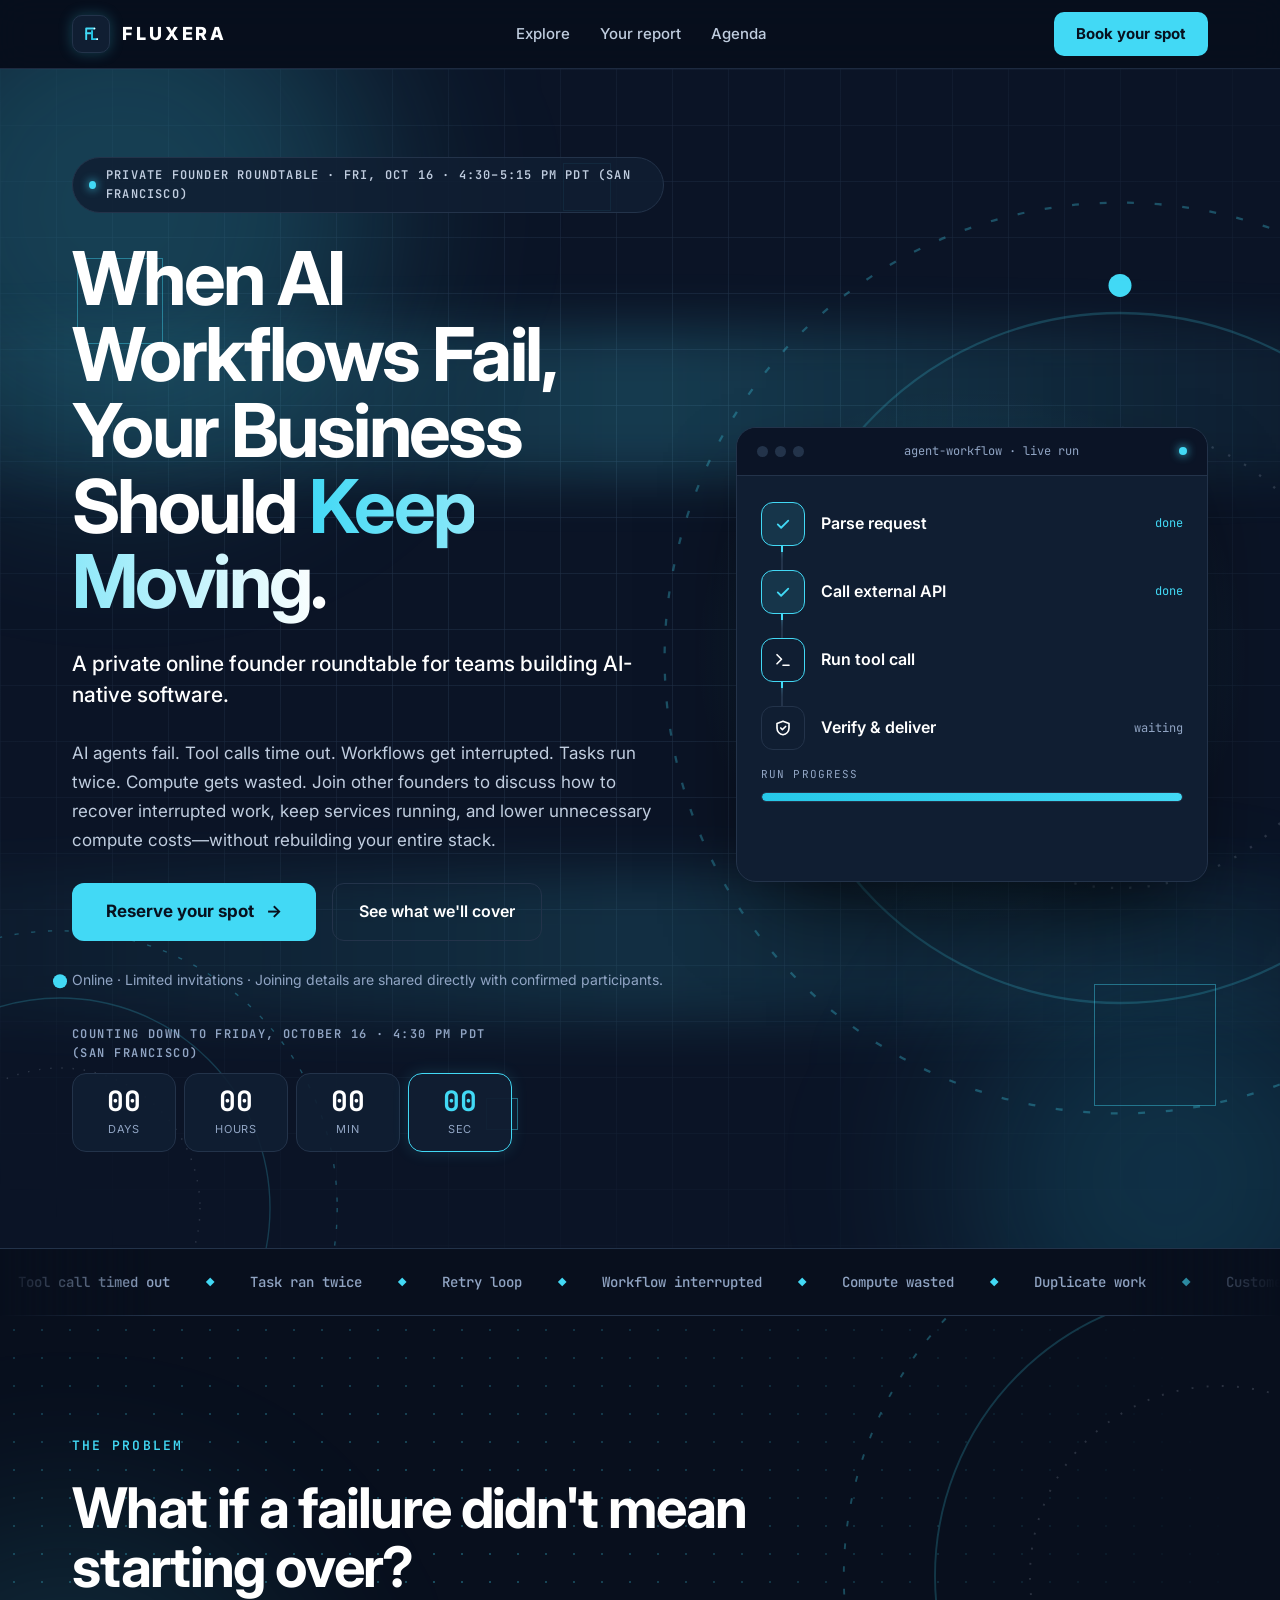
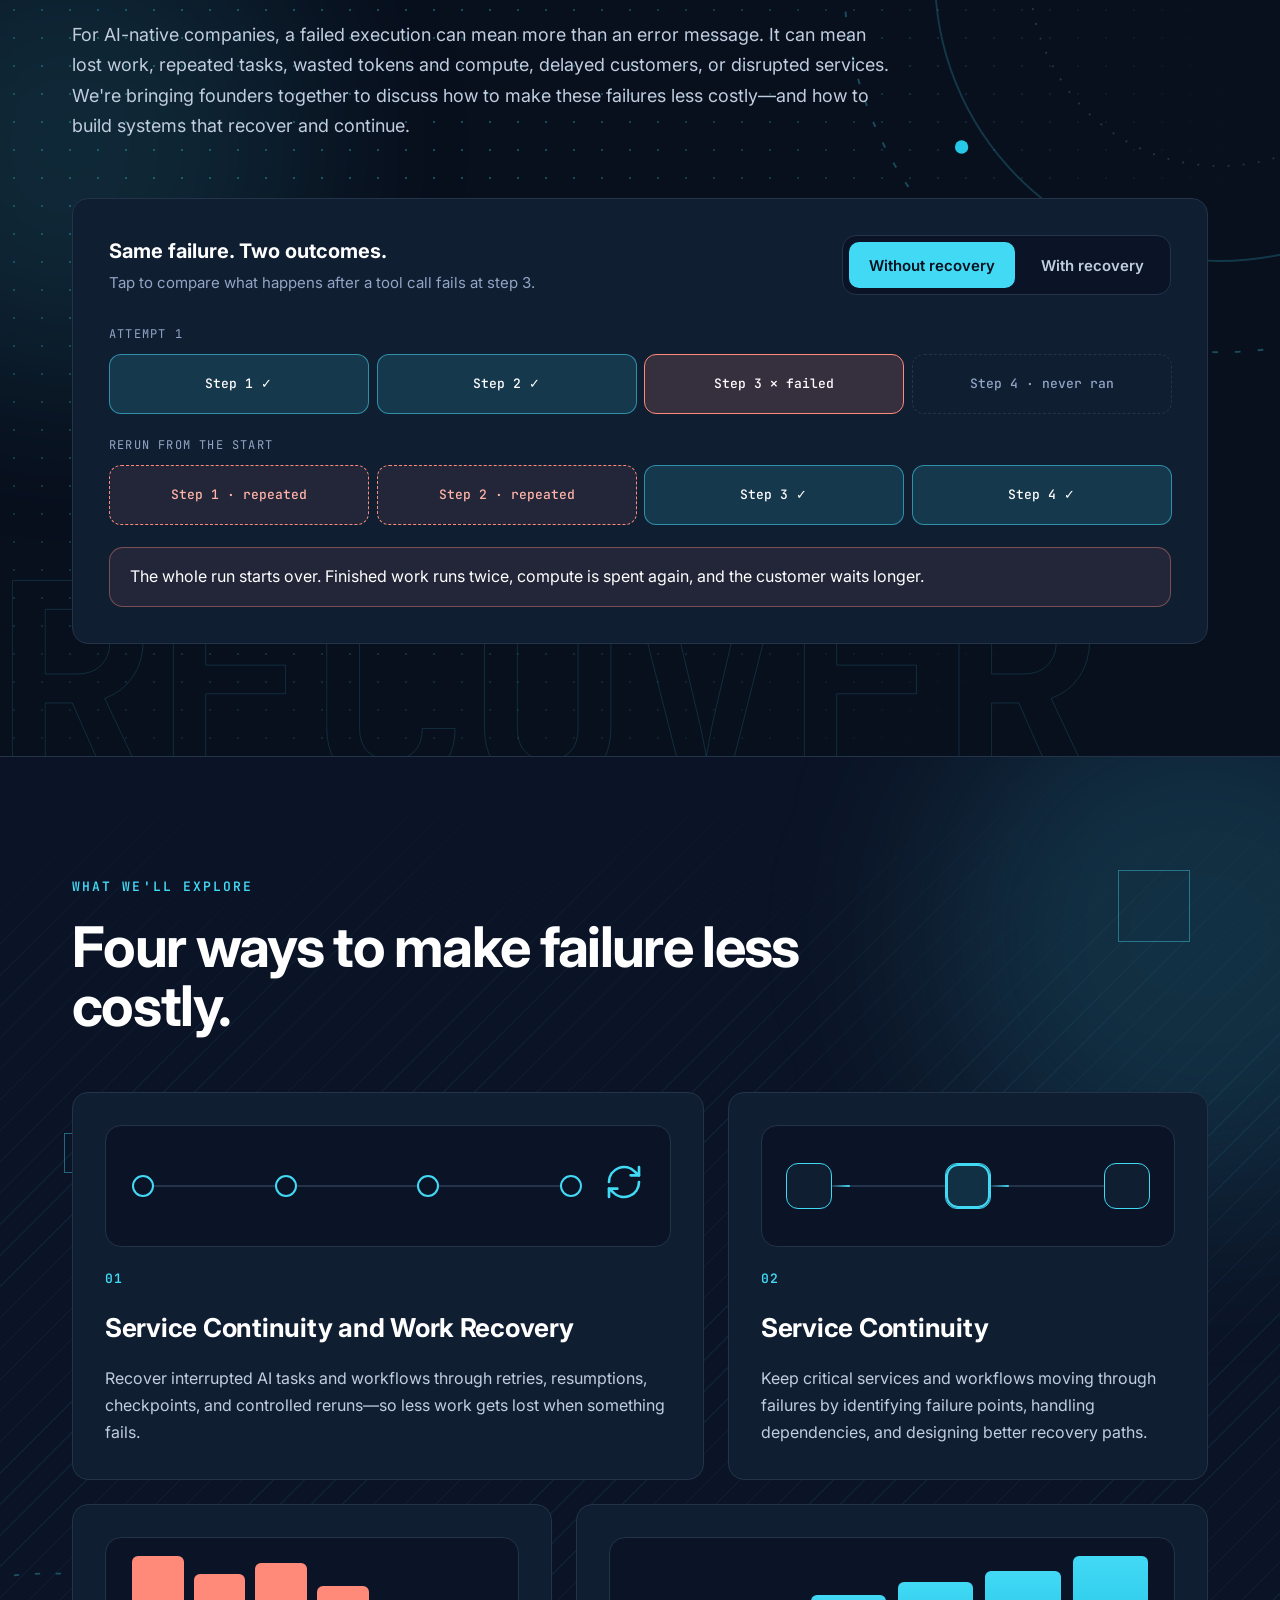
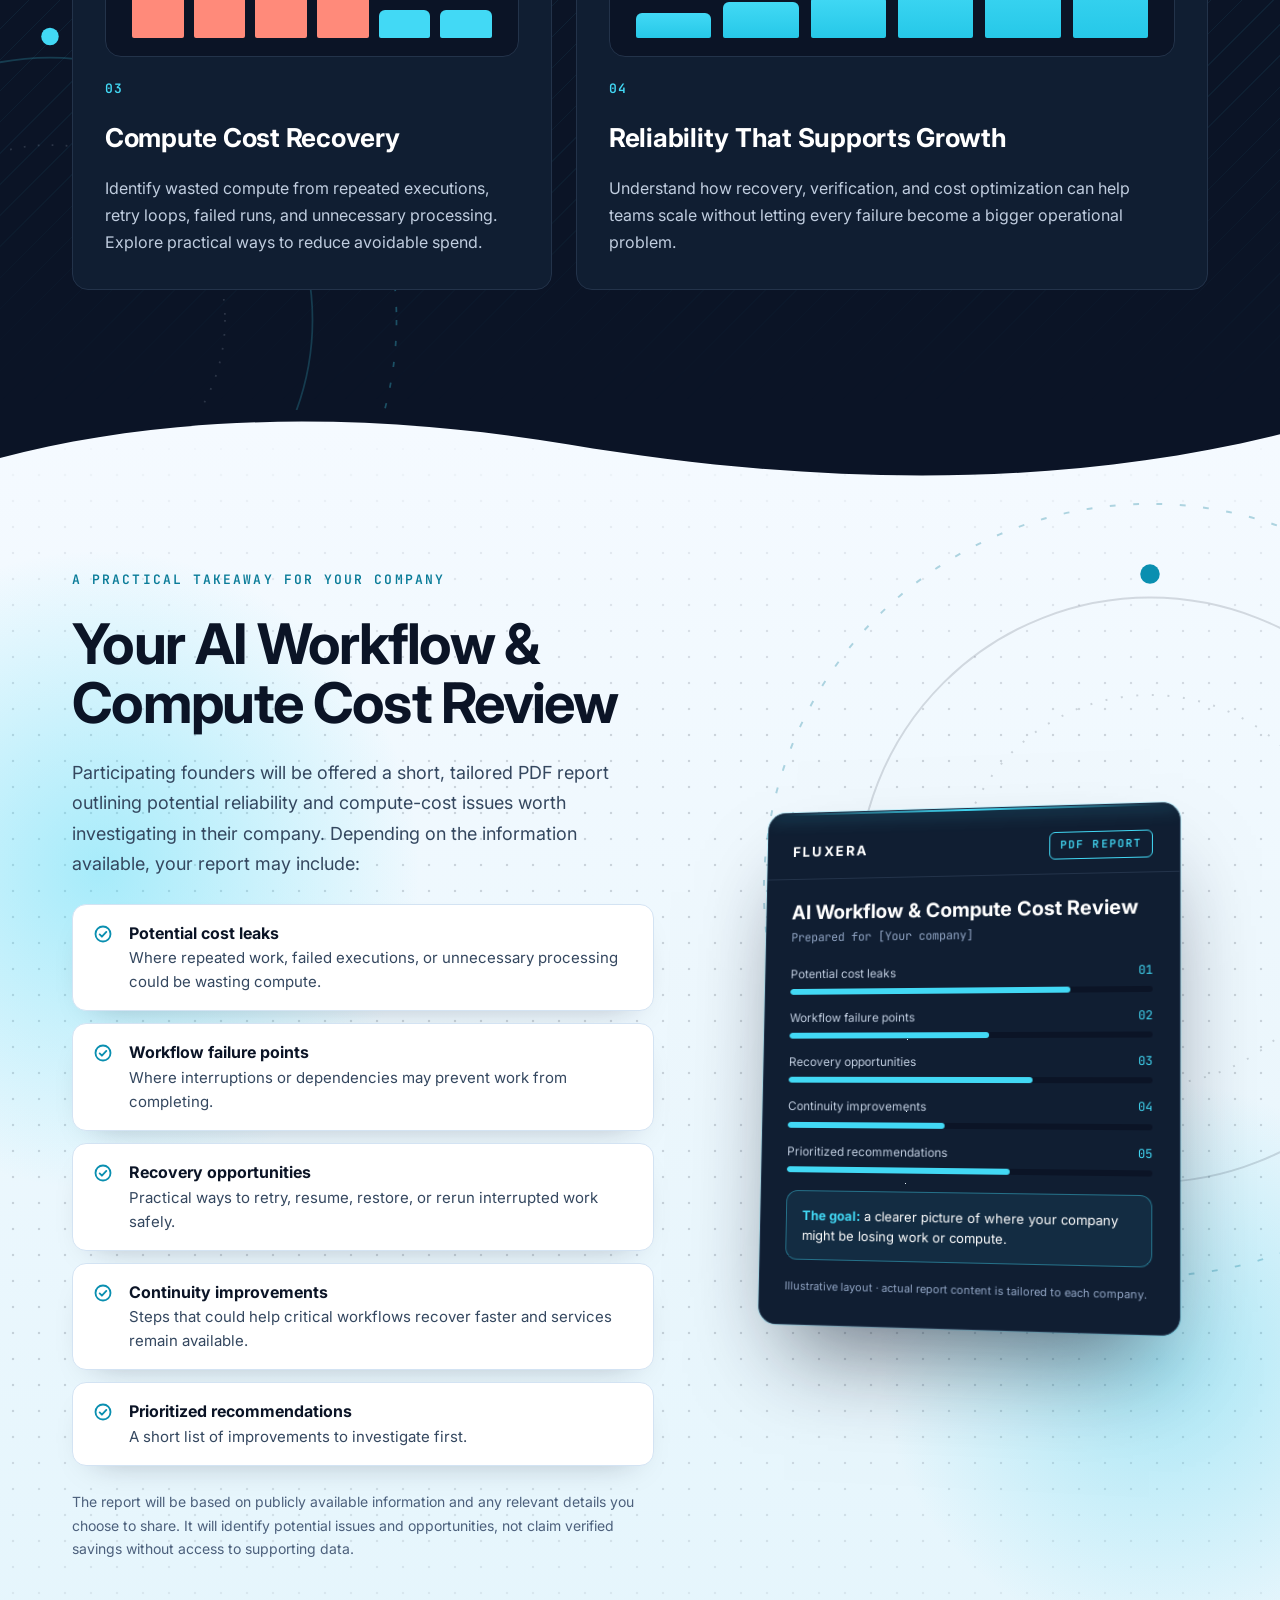
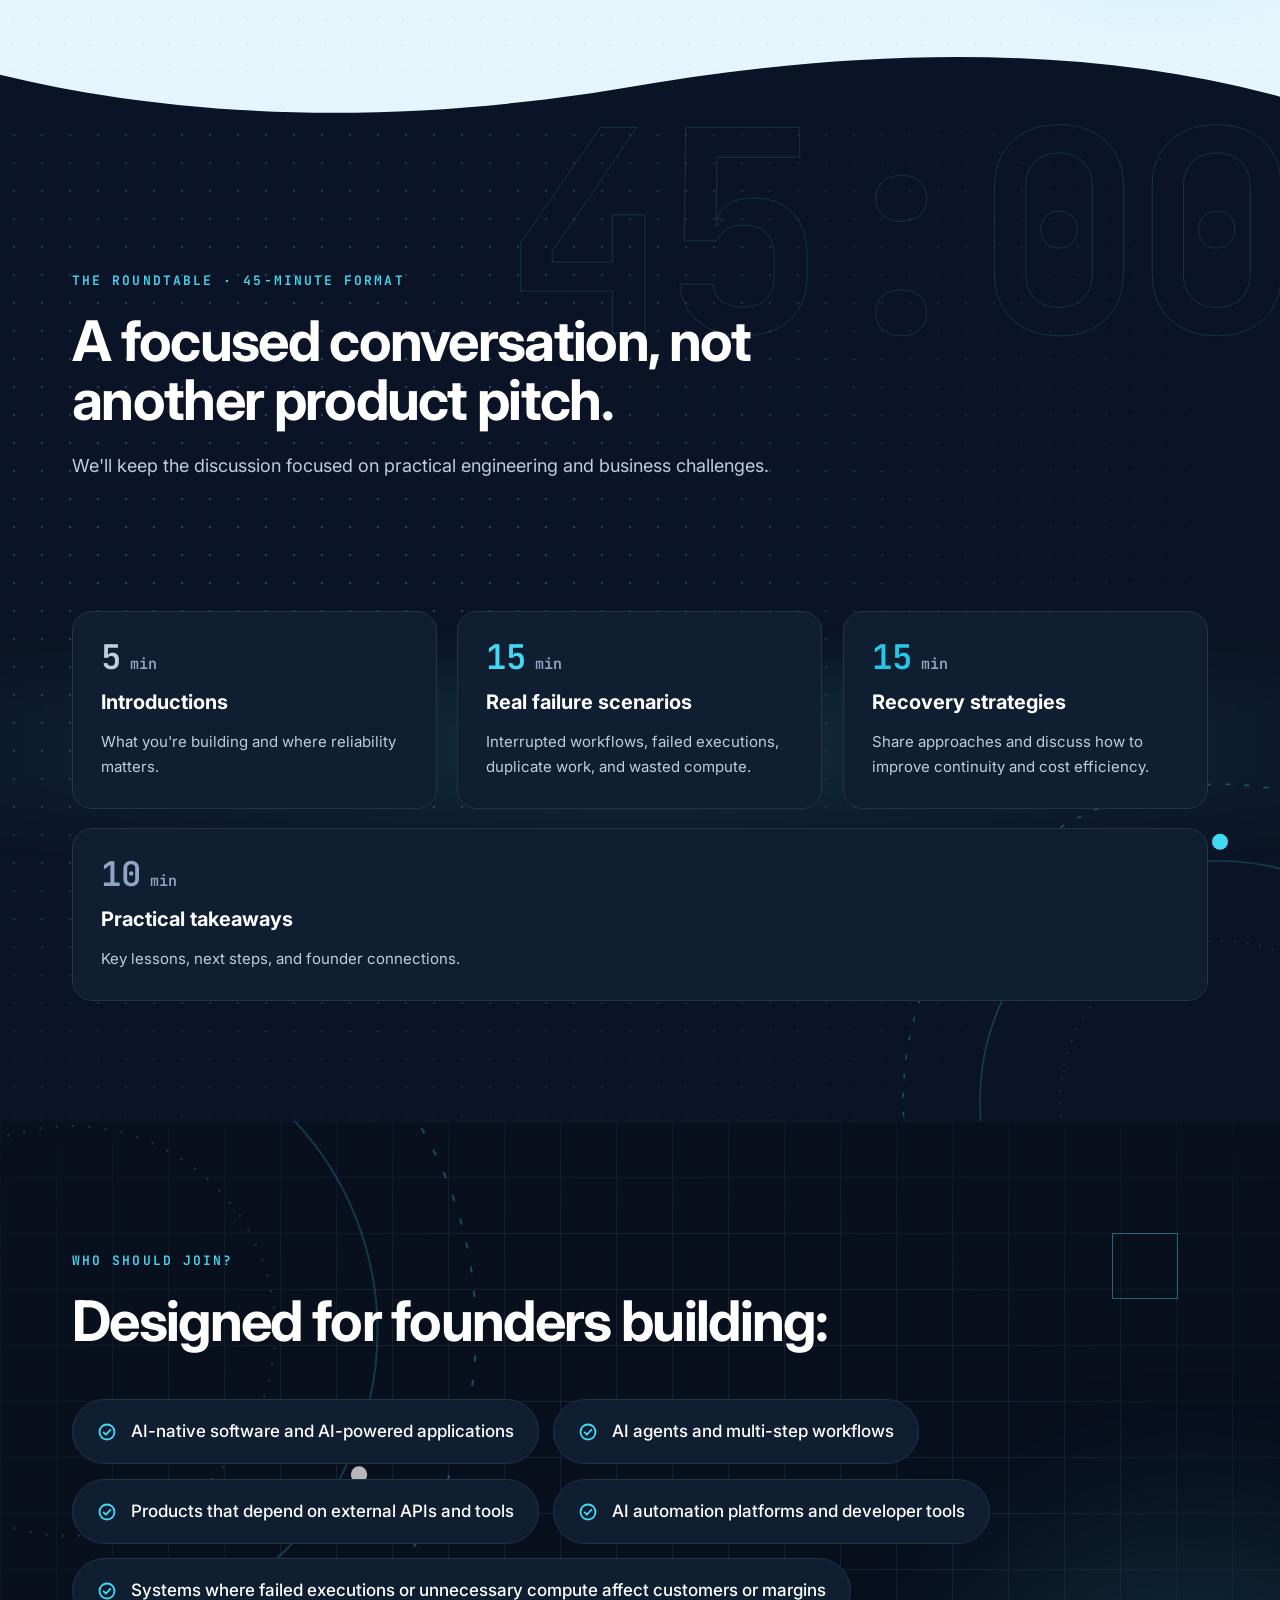
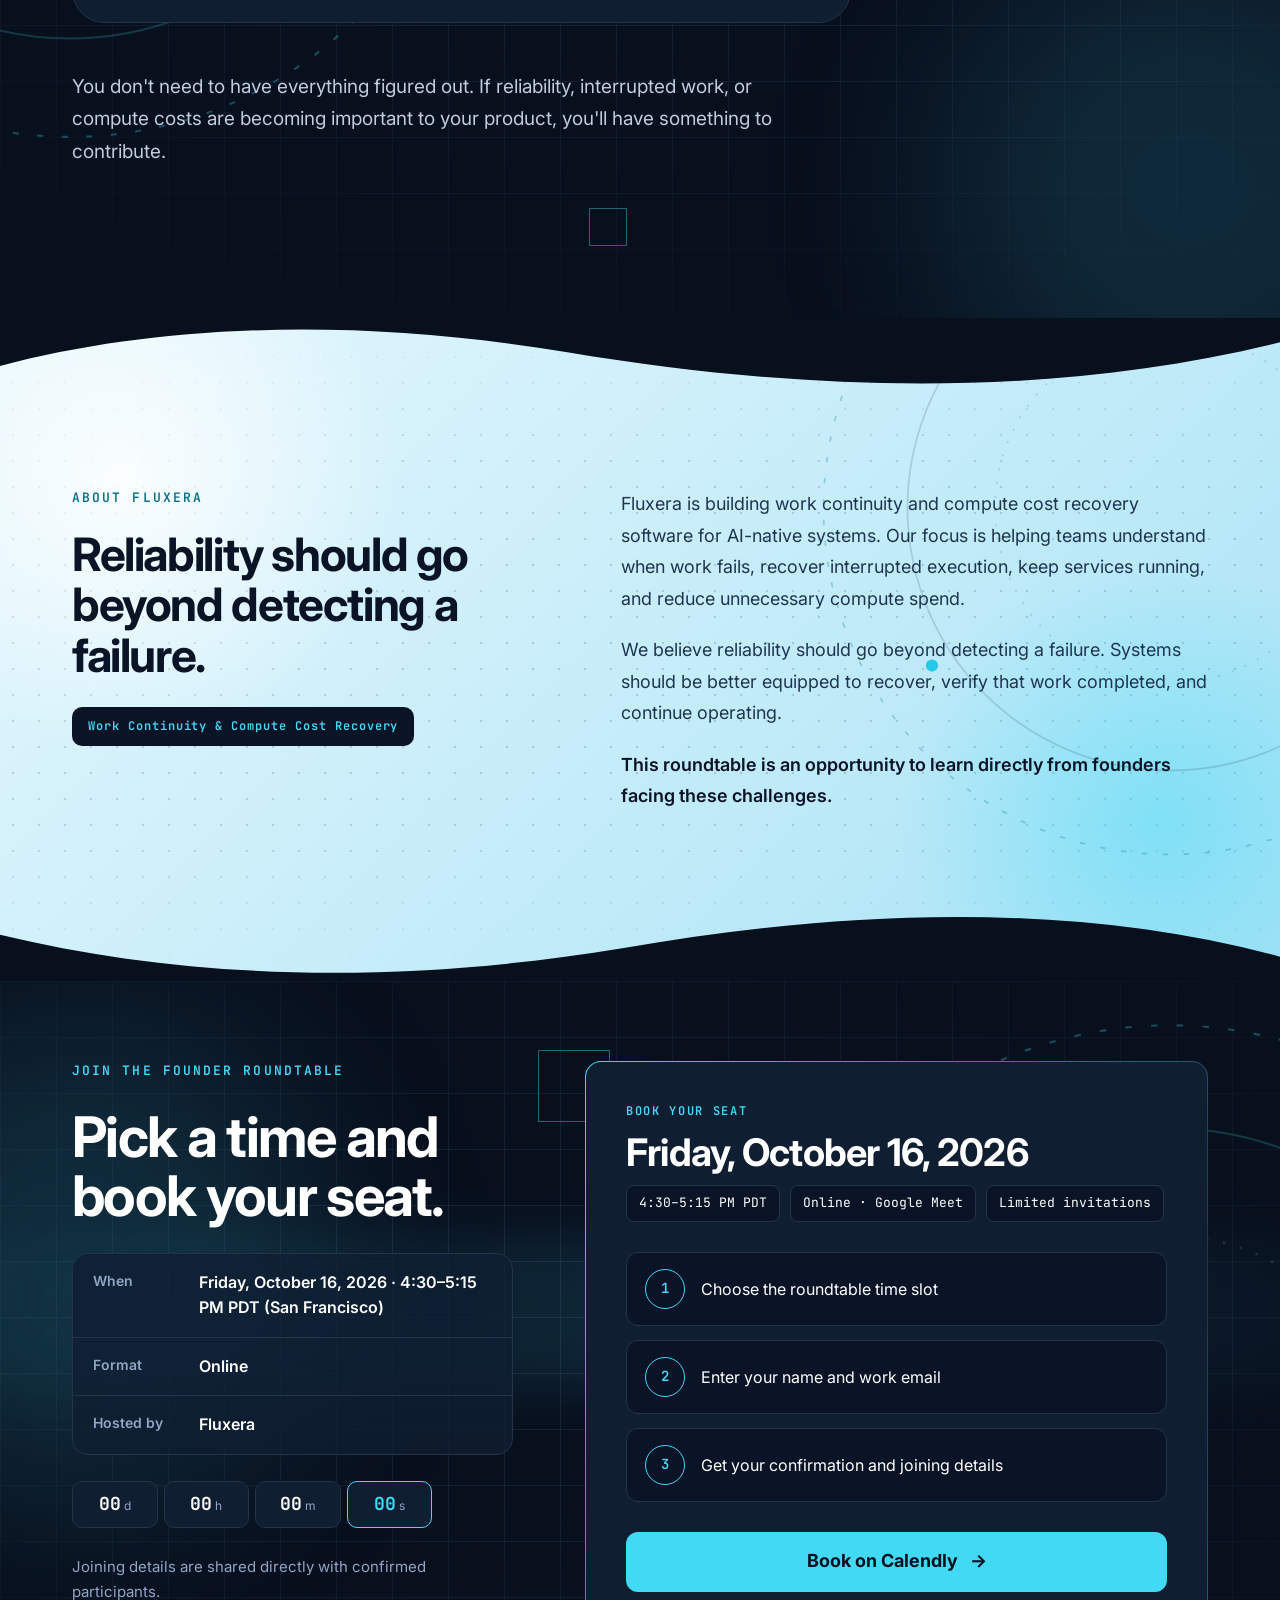
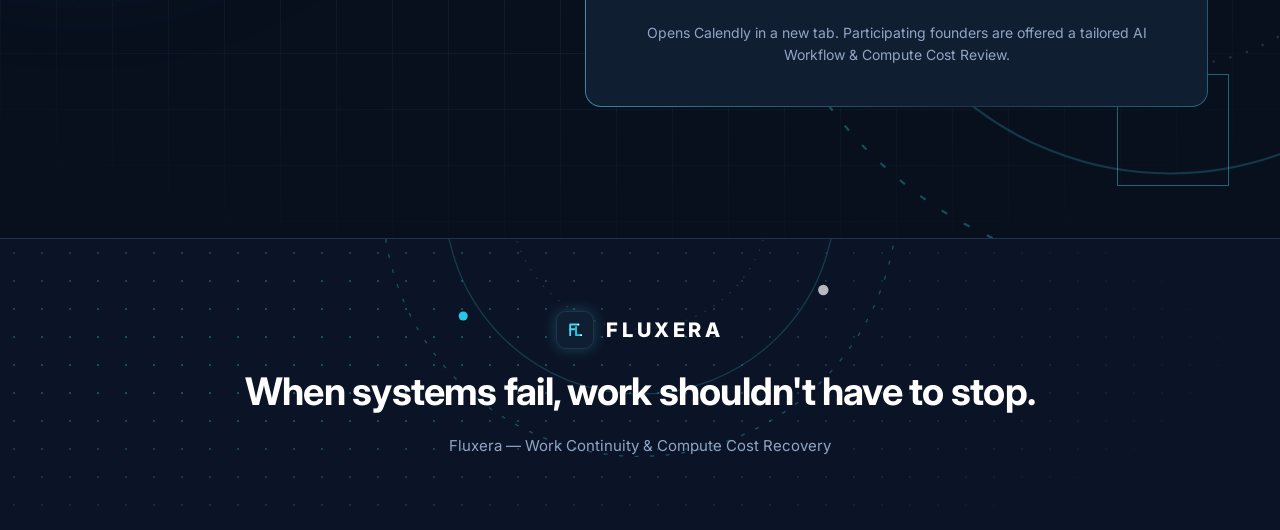
<file: index.html>
<!DOCTYPE html>
<html lang="en">
<head>
  <meta charset="UTF-8">
  <meta name="viewport" content="width=device-width, initial-scale=1.0">
  <title>Fluxera Founder Roundtable — Work Continuity &amp; Compute Cost Recovery</title>
  <link rel="preconnect" href="https://fonts.googleapis.com">
  <link rel="preconnect" href="https://fonts.gstatic.com" crossorigin>
  <link href="https://fonts.googleapis.com/css2?family=Inter:wght@400;500;600;700;800&family=JetBrains+Mono:wght@500;600&display=swap" rel="stylesheet">
  <link rel="icon" type="image/svg+xml" href="favicon.svg">
  <link rel="stylesheet" href="style.css?v=2.1">
</head>
<body>
<div id="scroll-progress"></div>

<div style="width:100%;background:#080F1D;color:#FFFFFF;font-family:'Inter',system-ui,-apple-system,'Segoe UI',sans-serif;font-weight:400;line-height:1.6;overflow-x:hidden">

  <!-- NAV -->
  <div style="position:sticky;top:0;z-index:50;background:rgba(8,15,29,.74);-webkit-backdrop-filter:blur(16px);backdrop-filter:blur(16px);border-bottom:1px solid rgba(35,51,74,.8)">
    <div class="navbar-container" style="max-width:1200px;margin:0 auto;padding:12px 32px;box-sizing:border-box;display:flex;align-items:center;justify-content:space-between;gap:20px">
      <a href="#top" style="display:flex;align-items:center;gap:12px;text-decoration:none;color:#FFFFFF">
        <span style="width:36px;height:36px;border-radius:10px;background:#101E32;border:1px solid #23334A;display:flex;align-items:center;justify-content:center;box-shadow:0 0 14px rgba(66,217,245,.25)">
          <svg width="22" height="22" viewBox="0 0 64 64" fill="none">
            <path d="M18 47V16H42" stroke="#42D9F5" stroke-width="5.5" stroke-linecap="round" stroke-linejoin="round"/>
            <path d="M18 30H31" stroke="#42D9F5" stroke-width="5.5" stroke-linecap="round" stroke-linejoin="round"/>
            <path d="M35 23V47H50" stroke="#26C8E8" stroke-width="5.5" stroke-linecap="round" stroke-linejoin="round"/>
            <circle cx="42" cy="16" r="2.5" fill="#FFFFFF"/>
            <circle cx="50" cy="47" r="2.5" fill="#FFFFFF"/>
          </svg>
        </span>
        <span style="font-size:18px;font-weight:800;letter-spacing:0.16em">FLUXERA</span>
      </a>
      <div class="navlinks" style="display:flex;align-items:center;gap:30px;font-size:15px;font-weight:500">
        <a href="#explore" style="color:#C0CDDF;text-decoration:none">Explore</a>
        <a href="#report" style="color:#C0CDDF;text-decoration:none">Your report</a>
        <a href="#agenda" style="color:#C0CDDF;text-decoration:none">Agenda</a>
      </div>
      <a class="btn navbar-btn" href="https://calendly.com/d/dvyk-74s-wyj/one-off-meeting" target="_blank" rel="noopener noreferrer" style="display:inline-flex;align-items:center;justify-content:center;min-height:44px;padding:0 22px;box-sizing:border-box;background:#42D9F5;color:#07111F;border-radius:10px;font-size:15px;font-weight:700;text-decoration:none">Book your spot</a>
    </div>
  </div>

  <!-- HERO -->
  <div id="top" style="position:relative;overflow:hidden;background:#0B1426;border-bottom:1px solid #23334A">
    <div class="gridbg" aria-hidden="true"></div>
    <div class="orb" aria-hidden="true" style="width:520px;height:520px;left:-140px;top:-120px;background:rgba(66,217,245,.22)"></div>
    <div class="orb" aria-hidden="true" style="width:420px;height:420px;right:-100px;bottom:-140px;background:rgba(38,200,232,.16);animation-delay:-6s"></div>
    <svg class="spinslow" aria-hidden="true" viewBox="0 0 400 400" fill="none" style="position:absolute;right:-300px;top:50%;margin-top:-460px;width:920px;height:920px;pointer-events:none"><circle cx="200" cy="200" r="198" stroke="rgba(66,217,245,.30)" stroke-width="1" stroke-dasharray="3 9"></circle><circle cx="200" cy="200" r="150" stroke="rgba(66,217,245,.20)" stroke-width="1"></circle><circle cx="200" cy="200" r="100" stroke="rgba(192,205,223,.18)" stroke-width="1" stroke-dasharray="1 7"></circle><circle cx="200" cy="38" r="5" fill="#42D9F5"></circle><circle cx="341" cy="270" r="4" fill="#FFFFFF" opacity=".7"></circle><circle cx="64" cy="290" r="3.5" fill="#26C8E8"></circle></svg>
    <svg class="spinrev" aria-hidden="true" viewBox="0 0 400 400" fill="none" style="position:absolute;left:-220px;bottom:-240px;width:560px;height:560px;pointer-events:none"><circle cx="200" cy="200" r="198" stroke="rgba(66,217,245,.30)" stroke-width="1" stroke-dasharray="3 9"></circle><circle cx="200" cy="200" r="150" stroke="rgba(66,217,245,.20)" stroke-width="1"></circle><circle cx="200" cy="200" r="100" stroke="rgba(192,205,223,.18)" stroke-width="1" stroke-dasharray="1 7"></circle><circle cx="200" cy="38" r="5" fill="#42D9F5"></circle><circle cx="341" cy="270" r="4" fill="#FFFFFF" opacity=".7"></circle><circle cx="64" cy="290" r="3.5" fill="#26C8E8"></circle></svg>
    <div class="beam" aria-hidden="true" style="top:22%"></div>
    <div class="beam" aria-hidden="true" style="top:68%;animation-delay:-4s;opacity:.7"></div>
    <div class="diam" aria-hidden="true" style="left:6%;top:16%;width:84px;height:84px;animation-delay:0s"></div>
    <div class="diam" aria-hidden="true" style="left:44%;top:8%;width:46px;height:46px;animation-delay:-3s"></div>
    <div class="diam" aria-hidden="true" style="right:5%;bottom:12%;width:120px;height:120px;animation-delay:-6s"></div>
    <div class="diam" aria-hidden="true" style="left:38%;bottom:10%;width:30px;height:30px;animation-delay:-9s"></div>

    <div class="sec-container sec-hero" style="position:relative;max-width:1200px;margin:0 auto;padding:88px 32px 96px;box-sizing:border-box;display:flex;flex-wrap:wrap;align-items:center;gap:72px">

      <div style="flex:1 1 520px;min-width:0;display:flex;flex-direction:column;gap:28px">
        <div class="hero-badge" style="display:inline-flex;align-self:flex-start;align-items:center;gap:10px;padding:8px 16px;border:1px solid #23334A;border-radius:999px;background:rgba(16,30,50,.85);max-width:100%;box-sizing:border-box">
          <span class="livedot" aria-hidden="true"></span>
          <span class="mono" style="font-size:12px;font-weight:600;letter-spacing:0.1em;text-transform:uppercase;color:#C0CDDF">Private founder roundtable · Fri, Oct 16 · 4:30–5:15 PM PDT (San Francisco)</span>
        </div>
        <h1 style="margin:0;font-size:clamp(36px,5.8vw,76px);line-height:1.02;font-weight:700;letter-spacing:-0.035em;color:#FFFFFF;overflow-wrap:break-word">When AI Workflows Fail, Your Business Should <span class="gtxt">Keep Moving.</span></h1>
        <p style="margin:0;font-size:21px;line-height:1.5;font-weight:500;color:#FFFFFF;max-width:600px">A private online founder roundtable for teams building AI-native software.</p>
        <p style="margin:0;font-size:17px;line-height:1.7;color:#C0CDDF;max-width:600px">AI agents fail. Tool calls time out. Workflows get interrupted. Tasks run twice. Compute gets wasted. Join other founders to discuss how to recover interrupted work, keep services running, and lower unnecessary compute costs—without rebuilding your entire stack.</p>

        <div class="hero-btn-group" style="display:flex;flex-wrap:wrap;align-items:center;gap:16px">
          <a class="btn glowbtn" href="https://calendly.com/d/dvyk-74s-wyj/one-off-meeting" target="_blank" rel="noopener noreferrer" style="display:inline-flex;align-items:center;justify-content:center;gap:12px;min-height:58px;padding:0 34px;box-sizing:border-box;background:#42D9F5;color:#07111F;border-radius:12px;font-size:17px;font-weight:700;text-decoration:none">Reserve your spot <span aria-hidden="true">→</span></a>
          <a class="ghost" href="#explore" style="display:inline-flex;align-items:center;justify-content:center;min-height:58px;padding:0 26px;box-sizing:border-box;background:transparent;border:1px solid #23334A;color:#FFFFFF;border-radius:12px;font-size:16px;font-weight:600;text-decoration:none">See what we'll cover</a>
        </div>
        <div style="font-size:14px;color:#91A5C4">Online · Limited invitations · Joining details are shared directly with confirmed participants.</div>

        <div style="display:flex;flex-direction:column;gap:10px;margin-top:6px;width:100%;max-width:440px">
          <div class="mono" style="font-size:12px;font-weight:600;letter-spacing:0.12em;text-transform:uppercase;color:#91A5C4">Counting down to Friday, October 16 · 4:30 PM PDT (San Francisco)</div>
          <div class="countdown-row" style="display:flex;flex-direction:row;flex-wrap:nowrap;gap:8px;max-width:440px;width:100%;box-sizing:border-box">
            <div class="countdown-box" style="flex:1 1 0;min-width:0;width:0;padding:12px 6px;box-sizing:border-box;background:rgba(16,30,50,.9);border:1px solid #23334A;border-radius:14px;text-align:center;display:flex;flex-direction:column;justify-content:center;align-items:center"><div class="mono count-num" id="hero-days" style="font-size:clamp(17px,4.8vw,28px);line-height:1.1;font-weight:700;color:#FFFFFF">00</div><div class="count-label" style="font-size:clamp(9px,2.3vw,11px);color:#91A5C4;letter-spacing:0.08em;text-transform:uppercase;margin-top:4px">Days</div></div>
            <div class="countdown-box" style="flex:1 1 0;min-width:0;width:0;padding:12px 6px;box-sizing:border-box;background:rgba(16,30,50,.9);border:1px solid #23334A;border-radius:14px;text-align:center;display:flex;flex-direction:column;justify-content:center;align-items:center"><div class="mono count-num" id="hero-hours" style="font-size:clamp(17px,4.8vw,28px);line-height:1.1;font-weight:700;color:#FFFFFF">00</div><div class="count-label" style="font-size:clamp(9px,2.3vw,11px);color:#91A5C4;letter-spacing:0.08em;text-transform:uppercase;margin-top:4px">Hours</div></div>
            <div class="countdown-box" style="flex:1 1 0;min-width:0;width:0;padding:12px 6px;box-sizing:border-box;background:rgba(16,30,50,.9);border:1px solid #23334A;border-radius:14px;text-align:center;display:flex;flex-direction:column;justify-content:center;align-items:center"><div class="mono count-num" id="hero-mins" style="font-size:clamp(17px,4.8vw,28px);line-height:1.1;font-weight:700;color:#FFFFFF">00</div><div class="count-label" style="font-size:clamp(9px,2.3vw,11px);color:#91A5C4;letter-spacing:0.08em;text-transform:uppercase;margin-top:4px">Min</div></div>
            <div class="countdown-box highlight" style="flex:1 1 0;min-width:0;width:0;padding:12px 6px;box-sizing:border-box;background:rgba(16,30,50,.95);border:1px solid #42D9F5;border-radius:14px;text-align:center;display:flex;flex-direction:column;justify-content:center;align-items:center"><div class="mono count-num" id="hero-secs" style="font-size:clamp(17px,4.8vw,28px);line-height:1.1;font-weight:700;color:#42D9F5">00</div><div class="count-label" style="font-size:clamp(9px,2.3vw,11px);color:#91A5C4;letter-spacing:0.08em;text-transform:uppercase;margin-top:4px">Sec</div></div>
          </div>
        </div>
      </div>

      <!-- Animated workflow visual -->
      <div style="flex:1 1 400px;min-width:0;position:relative">
        <div aria-hidden="true" style="position:absolute;inset:-40px;background:radial-gradient(closest-side,rgba(66,217,245,.22),transparent);pointer-events:none"></div>
        <div class="float" style="position:relative">
          <div style="background:#101E32;border:1px solid #23334A;border-radius:20px;overflow:hidden;box-shadow:0 40px 90px -30px rgba(0,0,0,.8)">
            <div style="display:flex;align-items:center;justify-content:space-between;gap:12px;padding:14px 20px;background:#0B1426;border-bottom:1px solid #23334A">
              <div style="display:flex;gap:7px" aria-hidden="true"><span style="width:11px;height:11px;border-radius:50%;background:#23334A"></span><span style="width:11px;height:11px;border-radius:50%;background:#23334A"></span><span style="width:11px;height:11px;border-radius:50%;background:#23334A"></span></div>
              <div class="mono" style="font-size:12px;color:#91A5C4">agent-workflow · live run</div>
              <div style="display:flex;align-items:center;gap:8px"><span class="livedot" aria-hidden="true"></span></div>
            </div>

            <div style="padding:26px 24px 8px;display:flex;flex-direction:column">

              <div style="display:flex;align-items:center;gap:16px">
                <div style="width:42px;height:42px;border-radius:12px;border:1px solid #42D9F5;background:rgba(66,217,245,.12);display:flex;align-items:center;justify-content:center;flex:0 0 auto"><svg aria-hidden="true" width="18" height="18" viewBox="0 0 24 24" fill="none" stroke="#42D9F5" stroke-width="2.4" stroke-linecap="round" stroke-linejoin="round"><path d="M5 12.5l4.5 4.5L19 7.5"></path></svg></div>
                <div style="flex:1;min-width:0"><div style="font-size:16px;font-weight:600">Parse request</div></div>
                <div class="mono" style="font-size:12px;color:#42D9F5">done</div>
              </div>
              <div style="position:relative;margin-left:20px;width:2px;height:24px;background:#23334A;overflow:hidden"><span class="pkv"></span></div>

              <div style="display:flex;align-items:center;gap:16px">
                <div style="width:42px;height:42px;border-radius:12px;border:1px solid #42D9F5;background:rgba(66,217,245,.12);display:flex;align-items:center;justify-content:center;flex:0 0 auto"><svg aria-hidden="true" width="18" height="18" viewBox="0 0 24 24" fill="none" stroke="#42D9F5" stroke-width="2.4" stroke-linecap="round" stroke-linejoin="round"><path d="M5 12.5l4.5 4.5L19 7.5"></path></svg></div>
                <div style="flex:1;min-width:0"><div style="font-size:16px;font-weight:600">Call external API</div></div>
                <div class="mono" style="font-size:12px;color:#42D9F5">done</div>
              </div>
              <div style="position:relative;margin-left:20px;width:2px;height:24px;background:#23334A;overflow:hidden"><span class="pkv" style="animation-delay:-.6s"></span></div>

              <div style="display:flex;align-items:center;gap:16px">
                <div class="n3" style="width:42px;height:42px;border-radius:12px;border:1px solid #42D9F5;display:flex;align-items:center;justify-content:center;flex:0 0 auto"><svg aria-hidden="true" width="18" height="18" viewBox="0 0 24 24" fill="none" stroke="#FFFFFF" stroke-width="2.2" stroke-linecap="round" stroke-linejoin="round"><path d="M4 17l6-6-6-6"></path><path d="M12 19h8"></path></svg></div>
                <div style="flex:1;min-width:0"><div style="font-size:16px;font-weight:600">Run tool call</div></div>
                <div class="mono" style="position:relative;width:104px;height:18px;text-align:right">
                  <span class="st stA">running…</span>
                  <span class="st stB">timed out</span>
                  <span class="st stC">resuming…</span>
                  <span class="st stD">done</span>
                </div>
              </div>
              <div style="position:relative;margin-left:20px;width:2px;height:24px;background:#23334A;overflow:hidden"><span class="pkv" style="animation-delay:-1.1s"></span></div>

              <div style="display:flex;align-items:center;gap:16px">
                <div class="n4" style="width:42px;height:42px;border-radius:12px;border:1px solid #23334A;display:flex;align-items:center;justify-content:center;flex:0 0 auto"><svg aria-hidden="true" width="18" height="18" viewBox="0 0 24 24" fill="none" stroke="#FFFFFF" stroke-width="2.2" stroke-linecap="round" stroke-linejoin="round"><path d="M12 3l8 3v6c0 4.5-3.4 8.3-8 9-4.6-.7-8-4.5-8-9V6l8-3z"></path><path d="M9 12l2.2 2.2L15.5 10"></path></svg></div>
                <div style="flex:1;min-width:0"><div style="font-size:16px;font-weight:600">Verify &amp; deliver</div></div>
                <div class="mono" style="position:relative;width:104px;height:18px;text-align:right">
                  <span class="st stW">waiting</span>
                  <span class="st stD">delivered</span>
                </div>
              </div>
            </div>

            <div style="padding:8px 24px 24px;display:flex;flex-direction:column;gap:14px">
              <div style="display:flex;flex-direction:column;gap:8px">
                <div class="mono" style="font-size:11px;letter-spacing:0.1em;text-transform:uppercase;color:#91A5C4">Run progress</div>
                <div style="height:8px;border-radius:999px;background:#0B1426;border:1px solid #23334A;overflow:hidden"><div class="pbfill"></div></div>
              </div>
              <div class="ckchip mono" style="display:flex;align-items:center;gap:10px;padding:10px 14px;border-radius:10px;background:rgba(66,217,245,.1);border:1px solid rgba(66,217,245,.5);font-size:12px;color:#FFFFFF">
                <svg aria-hidden="true" width="16" height="16" viewBox="0 0 24 24" fill="none" stroke="#42D9F5" stroke-width="2.2" stroke-linecap="round" stroke-linejoin="round"><path d="M5 12.5l4.5 4.5L19 7.5"></path></svg>
                Checkpoint kept — steps 1–2 won't rerun
              </div>
            </div>
          </div>
        </div>
      </div>

    </div>
  </div>

  <!-- MARQUEE -->
  <div class="marqwrap" style="background:#080F1D;border-bottom:1px solid #23334A;overflow:hidden">
    <div class="marq" aria-hidden="true">
      <div class="mono" style="display:flex;align-items:center;gap:36px;padding:22px 18px;font-size:14px;font-weight:500;color:#91A5C4;white-space:nowrap"><span>Tool call timed out</span><span style="color:#42D9F5">◆</span><span>Task ran twice</span><span style="color:#42D9F5">◆</span><span>Retry loop</span><span style="color:#42D9F5">◆</span><span>Workflow interrupted</span><span style="color:#42D9F5">◆</span><span>Compute wasted</span><span style="color:#42D9F5">◆</span><span>Duplicate work</span><span style="color:#42D9F5">◆</span><span>Customer delayed</span><span style="color:#42D9F5">◆</span></div>
      <div class="mono" style="display:flex;align-items:center;gap:36px;padding:22px 18px;font-size:14px;font-weight:500;color:#91A5C4;white-space:nowrap"><span>Tool call timed out</span><span style="color:#42D9F5">◆</span><span>Task ran twice</span><span style="color:#42D9F5">◆</span><span>Retry loop</span><span style="color:#42D9F5">◆</span><span>Workflow interrupted</span><span style="color:#42D9F5">◆</span><span>Compute wasted</span><span style="color:#42D9F5">◆</span><span>Duplicate work</span><span style="color:#42D9F5">◆</span><span>Customer delayed</span><span style="color:#42D9F5">◆</span></div>
    </div>
  </div>

  <!-- WHAT IF + INTERACTIVE DEMO -->
  <div style="position:relative;overflow:hidden;background:#080F1D">
    <div class="dotbg" aria-hidden="true"></div>
    <svg class="spinslow" aria-hidden="true" viewBox="0 0 400 400" fill="none" style="position:absolute;right:-320px;top:-120px;width:760px;height:760px;pointer-events:none"><circle cx="200" cy="200" r="198" stroke="rgba(66,217,245,.30)" stroke-width="1" stroke-dasharray="3 9"></circle><circle cx="200" cy="200" r="150" stroke="rgba(66,217,245,.20)" stroke-width="1"></circle><circle cx="200" cy="200" r="100" stroke="rgba(192,205,223,.18)" stroke-width="1" stroke-dasharray="1 7"></circle><circle cx="200" cy="38" r="5" fill="#42D9F5"></circle><circle cx="341" cy="270" r="4" fill="#FFFFFF" opacity=".7"></circle><circle cx="64" cy="290" r="3.5" fill="#26C8E8"></circle></svg>
    <div class="mono" aria-hidden="true" style="position:absolute;left:-10px;bottom:-70px;font-size:clamp(110px,22vw,300px);font-weight:600;line-height:1;letter-spacing:-0.04em;color:transparent;-webkit-text-stroke:1px rgba(66,217,245,.15);pointer-events:none;white-space:nowrap;user-select:none">RECOVER</div>
    <div class="orb" aria-hidden="true" style="width:460px;height:460px;left:-160px;top:200px;background:rgba(66,217,245,.12)"></div>
    <div class="sec-container sec-explore" style="position:relative;max-width:1200px;margin:0 auto;padding:120px 32px 112px;box-sizing:border-box;display:flex;flex-direction:column;gap:56px">
      <div class="rv" style="max-width:820px;display:flex;flex-direction:column;gap:22px">
        <div class="mono" style="font-size:13px;font-weight:600;letter-spacing:0.16em;text-transform:uppercase;color:#42D9F5">The problem</div>
        <h2 style="margin:0;font-size:clamp(32px,4.6vw,56px);line-height:1.06;font-weight:700;letter-spacing:-0.03em;color:#FFFFFF">What if a failure didn't mean starting over?</h2>
        <p style="margin:0;font-size:18px;line-height:1.7;color:#C0CDDF">For AI-native companies, a failed execution can mean more than an error message. It can mean lost work, repeated tasks, wasted tokens and compute, delayed customers, or disrupted services. We're bringing founders together to discuss how to make these failures less costly—and how to build systems that recover and continue.</p>
      </div>

      <div class="rv compare-card" style="background:#101E32;border:1px solid #23334A;border-radius:16px;padding:36px;display:flex;flex-direction:column;gap:30px">
        <div style="display:flex;flex-wrap:wrap;align-items:center;justify-content:space-between;gap:20px">
          <div style="display:flex;flex-direction:column;gap:4px">
            <div style="font-size:20px;font-weight:700;color:#FFFFFF">Same failure. Two outcomes.</div>
            <div style="font-size:15px;color:#91A5C4">Tap to compare what happens after a tool call fails at step 3.</div>
          </div>
          <div role="group" aria-label="Compare outcomes" class="compare-tab-group" style="display:inline-flex;gap:6px;padding:6px;background:#0B1426;border:1px solid #23334A;border-radius:14px">
            <button type="button" id="tab-without" class="tab-btn active" aria-pressed="true">Without recovery</button>
            <button type="button" id="tab-with" class="tab-btn" aria-pressed="false">With recovery</button>
          </div>
        </div>

        <div id="panel-without" class="tab-panel active">
          <div style="display:flex;flex-direction:column;gap:22px">
            <div style="display:flex;flex-direction:column;gap:10px">
              <div class="mono" style="font-size:12px;letter-spacing:0.1em;text-transform:uppercase;color:#91A5C4">Attempt 1</div>
              <div style="display:flex;flex-wrap:wrap;gap:8px">
                <div class="blk" style="background:rgba(66,217,245,.14);border:1px solid rgba(66,217,245,.55);color:#FFFFFF;animation-delay:.05s">Step 1 ✓</div>
                <div class="blk" style="background:rgba(66,217,245,.14);border:1px solid rgba(66,217,245,.55);color:#FFFFFF;animation-delay:.2s">Step 2 ✓</div>
                <div class="blk" style="background:rgba(255,138,122,.16);border:1px solid #FF8A7A;color:#FFFFFF;animation-delay:.35s">Step 3 ✕ failed</div>
                <div class="blk" style="background:transparent;border:1px dashed #23334A;color:#91A5C4;animation-delay:.5s">Step 4 · never ran</div>
              </div>
            </div>
            <div style="display:flex;flex-direction:column;gap:10px">
              <div class="mono" style="font-size:12px;letter-spacing:0.1em;text-transform:uppercase;color:#91A5C4">Rerun from the start</div>
              <div style="display:flex;flex-wrap:wrap;gap:8px">
                <div class="blk" style="background:rgba(255,138,122,.08);border:1px dashed #FF8A7A;color:#FFB4A9;animation-delay:.7s">Step 1 · repeated</div>
                <div class="blk" style="background:rgba(255,138,122,.08);border:1px dashed #FF8A7A;color:#FFB4A9;animation-delay:.85s">Step 2 · repeated</div>
                <div class="blk" style="background:rgba(66,217,245,.14);border:1px solid rgba(66,217,245,.55);color:#FFFFFF;animation-delay:1s">Step 3 ✓</div>
                <div class="blk" style="background:rgba(66,217,245,.14);border:1px solid rgba(66,217,245,.55);color:#FFFFFF;animation-delay:1.15s">Step 4 ✓</div>
              </div>
            </div>
            <div style="padding:16px 20px;border-radius:14px;background:rgba(255,138,122,.08);border:1px solid rgba(255,138,122,.4);font-size:16px;line-height:1.6;color:#FFFFFF">The whole run starts over. Finished work runs twice, compute is spent again, and the customer waits longer.</div>
          </div>
        </div>

        <div id="panel-with" class="tab-panel" style="display:none">
          <div style="display:flex;flex-direction:column;gap:22px">
            <div style="display:flex;flex-direction:column;gap:10px">
              <div class="mono" style="font-size:12px;letter-spacing:0.1em;text-transform:uppercase;color:#91A5C4">Attempt 1</div>
              <div style="display:flex;flex-wrap:wrap;gap:8px">
                <div class="blk" style="background:rgba(66,217,245,.14);border:1px solid rgba(66,217,245,.55);color:#FFFFFF;animation-delay:.05s">Step 1 ✓</div>
                <div class="blk" style="background:rgba(66,217,245,.14);border:1px solid rgba(66,217,245,.55);color:#FFFFFF;animation-delay:.2s">Step 2 ✓</div>
                <div class="blk" style="background:rgba(255,138,122,.16);border:1px solid #FF8A7A;color:#FFFFFF;animation-delay:.35s">Step 3 ✕ failed</div>
                <div class="blk" style="background:rgba(66,217,245,.06);border:1px solid #42D9F5;color:#42D9F5;animation-delay:.5s">Checkpoint saved</div>
              </div>
            </div>
            <div style="display:flex;flex-direction:column;gap:10px">
              <div class="mono" style="font-size:12px;letter-spacing:0.1em;text-transform:uppercase;color:#91A5C4">Resume from the checkpoint</div>
              <div style="display:flex;flex-wrap:wrap;gap:8px">
                <div class="blk" style="background:transparent;border:1px dashed #23334A;color:#91A5C4;animation-delay:.7s">Step 1 · kept</div>
                <div class="blk" style="background:transparent;border:1px dashed #23334A;color:#91A5C4;animation-delay:.85s">Step 2 · kept</div>
                <div class="blk" style="background:rgba(66,217,245,.14);border:1px solid rgba(66,217,245,.55);color:#FFFFFF;animation-delay:1s">Step 3 ✓ resumed</div>
                <div class="blk" style="background:rgba(66,217,245,.14);border:1px solid rgba(66,217,245,.55);color:#FFFFFF;animation-delay:1.15s">Step 4 ✓ verified</div>
              </div>
            </div>
            <div style="padding:16px 20px;border-radius:14px;background:rgba(66,217,245,.08);border:1px solid rgba(66,217,245,.45);font-size:16px;line-height:1.6;color:#FFFFFF">Only the unfinished work runs. Completed steps are kept, the result is verified, and the service keeps moving.</div>
          </div>
        </div>
      </div>
    </div>
  </div>

  <!-- EXPLORE (bento) -->
  <div id="explore" style="position:relative;overflow:hidden;background:#0B1426;border-top:1px solid #23334A">
    <div class="stripebg" aria-hidden="true"></div>
    <svg class="spinrev" aria-hidden="true" viewBox="0 0 400 400" fill="none" style="position:absolute;left:-300px;bottom:-260px;width:700px;height:700px;pointer-events:none"><circle cx="200" cy="200" r="198" stroke="rgba(66,217,245,.30)" stroke-width="1" stroke-dasharray="3 9"></circle><circle cx="200" cy="200" r="150" stroke="rgba(66,217,245,.20)" stroke-width="1"></circle><circle cx="200" cy="200" r="100" stroke="rgba(192,205,223,.18)" stroke-width="1" stroke-dasharray="1 7"></circle><circle cx="200" cy="38" r="5" fill="#42D9F5"></circle><circle cx="341" cy="270" r="4" fill="#FFFFFF" opacity=".7"></circle><circle cx="64" cy="290" r="3.5" fill="#26C8E8"></circle></svg>
    <div class="orb" aria-hidden="true" style="width:520px;height:520px;right:-180px;top:-80px;background:rgba(66,217,245,.14)"></div>
    <div class="diam" aria-hidden="true" style="right:7%;top:9%;width:70px;height:70px;animation-delay:-2s"></div>
    <div class="diam" aria-hidden="true" style="left:5%;top:30%;width:38px;height:38px;animation-delay:-7s"></div>
    <div class="sec-container sec-bento" style="position:relative;max-width:1200px;margin:0 auto;padding:120px 32px;box-sizing:border-box;display:flex;flex-direction:column;gap:56px">
      <div class="rv" style="max-width:760px;display:flex;flex-direction:column;gap:20px">
        <div class="mono" style="font-size:13px;font-weight:600;letter-spacing:0.16em;text-transform:uppercase;color:#42D9F5">What we'll explore</div>
        <h2 style="margin:0;font-size:clamp(32px,4.6vw,56px);line-height:1.06;font-weight:700;letter-spacing:-0.03em;color:#FFFFFF">Four ways to make failure less costly.</h2>
      </div>

      <div style="display:flex;flex-wrap:wrap;gap:24px">

        <div class="card rv" style="flex:1.35 1 520px;min-width:0;background:#101E32;border:1px solid #23334A;border-radius:16px;padding:32px;display:flex;flex-direction:column;gap:22px">
          <div style="height:120px;border-radius:16px;background:#0B1426;border:1px solid #23334A;display:flex;align-items:center;gap:0;padding:0 26px">
            <div class="cp" style="animation-delay:0s"></div><div style="flex:1;height:2px;background:#23334A"></div>
            <div class="cp" style="animation-delay:.7s"></div><div style="flex:1;height:2px;background:#23334A"></div>
            <div class="cp" style="animation-delay:1.4s"></div><div style="flex:1;height:2px;background:#23334A"></div>
            <div class="cp" style="animation-delay:2.1s"></div>
            <div style="margin-left:22px;flex:0 0 auto">
              <svg class="spin" aria-hidden="true" width="40" height="40" viewBox="0 0 24 24" fill="none" stroke="#42D9F5" stroke-width="1.6" stroke-linecap="round" stroke-linejoin="round"><path d="M3 12a9 9 0 0 1 15.5-6.2L21 8"></path><path d="M21 3v5h-5"></path><path d="M21 12a9 9 0 0 1-15.5 6.2L3 16"></path><path d="M3 21v-5h5"></path></svg>
            </div>
          </div>
          <div class="mono" style="font-size:13px;font-weight:600;letter-spacing:0.1em;color:#42D9F5">01</div>
          <h3 style="margin:0;font-size:26px;line-height:1.2;font-weight:700;letter-spacing:-0.01em;color:#FFFFFF">Service Continuity and Work Recovery</h3>
          <p style="margin:0;font-size:16px;line-height:1.7;color:#C0CDDF">Recover interrupted AI tasks and workflows through retries, resumptions, checkpoints, and controlled reruns—so less work gets lost when something fails.</p>
        </div>

        <div class="card rv" style="flex:1 1 380px;min-width:0;background:#101E32;border:1px solid #23334A;border-radius:16px;padding:32px;display:flex;flex-direction:column;gap:22px">
          <div style="height:120px;border-radius:16px;background:#0B1426;border:1px solid #23334A;display:flex;align-items:center;padding:0 24px">
            <div style="width:44px;height:44px;border-radius:12px;background:#101E32;border:1px solid #42D9F5;flex:0 0 auto"></div>
            <div style="position:relative;flex:1;height:2px;background:#23334A;overflow:hidden"><span class="pk"></span></div>
            <div style="position:relative;width:44px;height:44px;border-radius:12px;background:rgba(66,217,245,.14);border:1px solid #42D9F5;flex:0 0 auto"><span class="ringp"></span></div>
            <div style="position:relative;flex:1;height:2px;background:#23334A;overflow:hidden"><span class="pk" style="animation-delay:-1.1s"></span></div>
            <div style="width:44px;height:44px;border-radius:12px;background:#101E32;border:1px solid #42D9F5;flex:0 0 auto"></div>
          </div>
          <div class="mono" style="font-size:13px;font-weight:600;letter-spacing:0.1em;color:#42D9F5">02</div>
          <h3 style="margin:0;font-size:26px;line-height:1.2;font-weight:700;letter-spacing:-0.01em;color:#FFFFFF">Service Continuity</h3>
          <p style="margin:0;font-size:16px;line-height:1.7;color:#C0CDDF">Keep critical services and workflows moving through failures by identifying failure points, handling dependencies, and designing better recovery paths.</p>
        </div>

        <div class="card rv" style="flex:1 1 380px;min-width:0;background:#101E32;border:1px solid #23334A;border-radius:16px;padding:32px;display:flex;flex-direction:column;gap:22px">
          <div style="height:120px;border-radius:16px;background:#0B1426;border:1px solid #23334A;display:flex;align-items:flex-end;gap:10px;padding:18px 26px;box-sizing:border-box">
            <div class="bar shr" style="flex:1;height:100%;background:#FF8A7A;animation-delay:0s"></div>
            <div class="bar shr" style="flex:1;height:78%;background:#FF8A7A;animation-delay:.3s"></div>
            <div class="bar shr" style="flex:1;height:92%;background:#FF8A7A;animation-delay:.6s"></div>
            <div class="bar shr" style="flex:1;height:64%;background:#FF8A7A;animation-delay:.9s"></div>
            <div class="bar" style="flex:1;height:34%;background:#42D9F5"></div>
            <div class="bar" style="flex:1;height:34%;background:#42D9F5"></div>
          </div>
          <div class="mono" style="font-size:13px;font-weight:600;letter-spacing:0.1em;color:#42D9F5">03</div>
          <h3 style="margin:0;font-size:26px;line-height:1.2;font-weight:700;letter-spacing:-0.01em;color:#FFFFFF">Compute Cost Recovery</h3>
          <p style="margin:0;font-size:16px;line-height:1.7;color:#C0CDDF">Identify wasted compute from repeated executions, retry loops, failed runs, and unnecessary processing. Explore practical ways to reduce avoidable spend.</p>
        </div>

        <div class="card rv" style="flex:1.35 1 520px;min-width:0;background:#101E32;border:1px solid #23334A;border-radius:16px;padding:32px;display:flex;flex-direction:column;gap:22px">
          <div style="height:120px;border-radius:16px;background:#0B1426;border:1px solid #23334A;display:flex;align-items:flex-end;gap:12px;padding:18px 26px;box-sizing:border-box">
            <div class="bar rse" style="flex:1;height:30%;background:linear-gradient(#42D9F5,#26C8E8);animation-delay:0s"></div>
            <div class="bar rse" style="flex:1;height:44%;background:linear-gradient(#42D9F5,#26C8E8);animation-delay:.15s"></div>
            <div class="bar rse" style="flex:1;height:52%;background:linear-gradient(#42D9F5,#26C8E8);animation-delay:.3s"></div>
            <div class="bar rse" style="flex:1;height:68%;background:linear-gradient(#42D9F5,#26C8E8);animation-delay:.45s"></div>
            <div class="bar rse" style="flex:1;height:82%;background:linear-gradient(#42D9F5,#26C8E8);animation-delay:.6s"></div>
            <div class="bar rse" style="flex:1;height:100%;background:linear-gradient(#42D9F5,#26C8E8);animation-delay:.75s"></div>
          </div>
          <div class="mono" style="font-size:13px;font-weight:600;letter-spacing:0.1em;color:#42D9F5">04</div>
          <h3 style="margin:0;font-size:26px;line-height:1.2;font-weight:700;letter-spacing:-0.01em;color:#FFFFFF">Reliability That Supports Growth</h3>
          <p style="margin:0;font-size:16px;line-height:1.7;color:#C0CDDF">Understand how recovery, verification, and cost optimization can help teams scale without letting every failure become a bigger operational problem.</p>
        </div>

      </div>
    </div>
  </div>

  <!-- REPORT -->
  <div id="report" style="position:relative;overflow:hidden;background:linear-gradient(180deg,#F5FAFF 0%,#E4F5FC 100%)">
    <div class="lightdots" aria-hidden="true"></div>
    <div class="blob" aria-hidden="true" style="width:640px;height:640px;left:-220px;top:140px;background:radial-gradient(closest-side,rgba(66,217,245,.42),transparent)"></div>
    <div class="blob" aria-hidden="true" style="width:560px;height:560px;right:-160px;bottom:80px;background:radial-gradient(closest-side,rgba(38,200,232,.32),transparent);animation-delay:-7s"></div>
    <svg class="spinslow" aria-hidden="true" viewBox="0 0 400 400" fill="none" style="position:absolute;right:-260px;top:90px;width:780px;height:780px;pointer-events:none"><circle cx="200" cy="200" r="198" stroke="rgba(10,124,153,.30)" stroke-width="1" stroke-dasharray="3 9"></circle><circle cx="200" cy="200" r="150" stroke="rgba(11,20,38,.14)" stroke-width="1"></circle><circle cx="200" cy="200" r="100" stroke="rgba(11,20,38,.16)" stroke-width="1" stroke-dasharray="1 7"></circle><circle cx="200" cy="38" r="5" fill="#0A8FB0"></circle><circle cx="341" cy="270" r="4" fill="#0B1426" opacity=".7"></circle><circle cx="64" cy="290" r="3.5" fill="#26C8E8"></circle></svg>
    <svg aria-hidden="true" viewBox="0 0 1440 90" preserveAspectRatio="none" style="position:absolute;top:-1px;left:0;width:100%;height:76px;display:block;pointer-events:none"><path d="M0 0H1440V30C1180 98 900 88 640 42C400 0 180 8 0 58Z" fill="#0B1426"></path></svg>
    <svg aria-hidden="true" viewBox="0 0 1440 90" preserveAspectRatio="none" style="position:absolute;bottom:-1px;left:0;width:100%;height:76px;display:block;pointer-events:none"><path d="M0 90H1440V60C1200 -8 940 6 700 50C460 92 220 90 0 34Z" fill="#0B1426"></path></svg>
    <div class="sec-container sec-report" style="position:relative;max-width:1200px;margin:0 auto;padding:160px 32px;box-sizing:border-box;display:flex;flex-wrap:wrap;align-items:center;gap:72px">

      <div class="rv" style="flex:1 1 520px;min-width:0;display:flex;flex-direction:column;gap:24px">
        <div class="mono" style="font-size:13px;font-weight:600;letter-spacing:0.16em;text-transform:uppercase;color:#0A7C99">A practical takeaway for your company</div>
        <h2 style="margin:0;font-size:clamp(32px,4.6vw,56px);line-height:1.06;font-weight:700;letter-spacing:-0.03em;color:#0B1426">Your AI Workflow &amp; Compute Cost Review</h2>
        <p style="margin:0;font-size:18px;line-height:1.7;color:#34475F">Participating founders will be offered a short, tailored PDF report outlining potential reliability and compute-cost issues worth investigating in their company. Depending on the information available, your report may include:</p>

        <div style="display:flex;flex-direction:column;gap:12px">
          <div class="chip" style="display:flex;gap:16px;align-items:flex-start;background:#FFFFFF;border:1px solid #D3E3F3;border-radius:14px;padding:16px 20px;box-shadow:0 14px 34px -22px rgba(11,20,38,.35)">
            <svg aria-hidden="true" style="flex:0 0 auto;margin-top:3px" width="20" height="20" viewBox="0 0 24 24" fill="none" stroke="#0A8FB0" stroke-width="2.2" stroke-linecap="round" stroke-linejoin="round"><circle cx="12" cy="12" r="9"></circle><path d="M8 12.5l2.7 2.7L16 9.5"></path></svg>
            <div><div style="font-size:16px;font-weight:700;color:#0B1426">Potential cost leaks</div><div style="font-size:15px;line-height:1.6;color:#34475F">Where repeated work, failed executions, or unnecessary processing could be wasting compute.</div></div>
          </div>
          <div class="chip" style="display:flex;gap:16px;align-items:flex-start;background:#FFFFFF;border:1px solid #D3E3F3;border-radius:14px;padding:16px 20px;box-shadow:0 14px 34px -22px rgba(11,20,38,.35)">
            <svg aria-hidden="true" style="flex:0 0 auto;margin-top:3px" width="20" height="20" viewBox="0 0 24 24" fill="none" stroke="#0A8FB0" stroke-width="2.2" stroke-linecap="round" stroke-linejoin="round"><circle cx="12" cy="12" r="9"></circle><path d="M8 12.5l2.7 2.7L16 9.5"></path></svg>
            <div><div style="font-size:16px;font-weight:700;color:#0B1426">Workflow failure points</div><div style="font-size:15px;line-height:1.6;color:#34475F">Where interruptions or dependencies may prevent work from completing.</div></div>
          </div>
          <div class="chip" style="display:flex;gap:16px;align-items:flex-start;background:#FFFFFF;border:1px solid #D3E3F3;border-radius:14px;padding:16px 20px;box-shadow:0 14px 34px -22px rgba(11,20,38,.35)">
            <svg aria-hidden="true" style="flex:0 0 auto;margin-top:3px" width="20" height="20" viewBox="0 0 24 24" fill="none" stroke="#0A8FB0" stroke-width="2.2" stroke-linecap="round" stroke-linejoin="round"><circle cx="12" cy="12" r="9"></circle><path d="M8 12.5l2.7 2.7L16 9.5"></path></svg>
            <div><div style="font-size:16px;font-weight:700;color:#0B1426">Recovery opportunities</div><div style="font-size:15px;line-height:1.6;color:#34475F">Practical ways to retry, resume, restore, or rerun interrupted work safely.</div></div>
          </div>
          <div class="chip" style="display:flex;gap:16px;align-items:flex-start;background:#FFFFFF;border:1px solid #D3E3F3;border-radius:14px;padding:16px 20px;box-shadow:0 14px 34px -22px rgba(11,20,38,.35)">
            <svg aria-hidden="true" style="flex:0 0 auto;margin-top:3px" width="20" height="20" viewBox="0 0 24 24" fill="none" stroke="#0A8FB0" stroke-width="2.2" stroke-linecap="round" stroke-linejoin="round"><circle cx="12" cy="12" r="9"></circle><path d="M8 12.5l2.7 2.7L16 9.5"></path></svg>
            <div><div style="font-size:16px;font-weight:700;color:#0B1426">Continuity improvements</div><div style="font-size:15px;line-height:1.6;color:#34475F">Steps that could help critical workflows recover faster and services remain available.</div></div>
          </div>
          <div class="chip" style="display:flex;gap:16px;align-items:flex-start;background:#FFFFFF;border:1px solid #D3E3F3;border-radius:14px;padding:16px 20px;box-shadow:0 14px 34px -22px rgba(11,20,38,.35)">
            <svg aria-hidden="true" style="flex:0 0 auto;margin-top:3px" width="20" height="20" viewBox="0 0 24 24" fill="none" stroke="#0A8FB0" stroke-width="2.2" stroke-linecap="round" stroke-linejoin="round"><circle cx="12" cy="12" r="9"></circle><path d="M8 12.5l2.7 2.7L16 9.5"></path></svg>
            <div><div style="font-size:16px;font-weight:700;color:#0B1426">Prioritized recommendations</div><div style="font-size:15px;line-height:1.6;color:#34475F">A short list of improvements to investigate first.</div></div>
          </div>
        </div>

        <p style="margin:0;font-size:14px;line-height:1.7;color:#4C607C">The report will be based on publicly available information and any relevant details you choose to share. It will identify potential issues and opportunities, not claim verified savings without access to supporting data.</p>
      </div>

      <div class="rv" style="flex:1 1 380px;min-width:0;display:flex;justify-content:center;padding:20px">
        <div class="reportcard" style="position:relative;width:100%;max-width:420px;background:#101E32;border:1px solid #23334A;border-radius:18px;overflow:hidden;box-shadow:0 50px 90px -30px rgba(11,20,38,.6),0 0 0 1px rgba(66,217,245,.25)">
          <div class="scanline" aria-hidden="true"></div>
          <div style="padding:26px 26px 14px;display:flex;align-items:center;justify-content:space-between;border-bottom:1px solid #23334A">
            <div style="font-size:14px;font-weight:700;letter-spacing:0.16em;color:#FFFFFF">FLUXERA</div>
            <div class="mono" style="font-size:11px;font-weight:600;letter-spacing:0.1em;padding:4px 10px;border:1px solid #42D9F5;border-radius:6px;color:#42D9F5">PDF REPORT</div>
          </div>
          <div style="padding:22px 26px 28px;display:flex;flex-direction:column;gap:18px">
            <div style="display:flex;flex-direction:column;gap:4px">
              <div style="font-size:20px;line-height:1.25;font-weight:700;color:#FFFFFF">AI Workflow &amp; Compute Cost Review</div>
              <div class="mono" style="font-size:12px;color:#91A5C4">Prepared for [Your company]</div>
            </div>
            <div style="display:flex;flex-direction:column;gap:14px">
              <div style="display:flex;flex-direction:column;gap:6px"><div style="display:flex;justify-content:space-between;font-size:12px;color:#C0CDDF"><span>Potential cost leaks</span><span class="mono" style="color:#42D9F5">01</span></div><div style="height:6px;border-radius:999px;background:#0B1426;overflow:hidden"><div style="width:78%;height:100%;background:#42D9F5;border-radius:999px"></div></div></div>
              <div style="display:flex;flex-direction:column;gap:6px"><div style="display:flex;justify-content:space-between;font-size:12px;color:#C0CDDF"><span>Workflow failure points</span><span class="mono" style="color:#42D9F5">02</span></div><div style="height:6px;border-radius:999px;background:#0B1426;overflow:hidden"><div style="width:56%;height:100%;background:#42D9F5;border-radius:999px"></div></div></div>
              <div style="display:flex;flex-direction:column;gap:6px"><div style="display:flex;justify-content:space-between;font-size:12px;color:#C0CDDF"><span>Recovery opportunities</span><span class="mono" style="color:#42D9F5">03</span></div><div style="height:6px;border-radius:999px;background:#0B1426;overflow:hidden"><div style="width:68%;height:100%;background:#42D9F5;border-radius:999px"></div></div></div>
              <div style="display:flex;flex-direction:column;gap:6px"><div style="display:flex;justify-content:space-between;font-size:12px;color:#C0CDDF"><span>Continuity improvements</span><span class="mono" style="color:#42D9F5">04</span></div><div style="height:6px;border-radius:999px;background:#0B1426;overflow:hidden"><div style="width:44%;height:100%;background:#42D9F5;border-radius:999px"></div></div></div>
              <div style="display:flex;flex-direction:column;gap:6px"><div style="display:flex;justify-content:space-between;font-size:12px;color:#C0CDDF"><span>Prioritized recommendations</span><span class="mono" style="color:#42D9F5">05</span></div><div style="height:6px;border-radius:999px;background:#0B1426;overflow:hidden"><div style="width:62%;height:100%;background:#42D9F5;border-radius:999px"></div></div></div>
            </div>
            <div style="padding:14px 16px;border-radius:12px;background:rgba(66,217,245,.08);border:1px solid rgba(66,217,245,.4);font-size:13px;line-height:1.55;color:#FFFFFF"><span style="font-weight:700;color:#42D9F5">The goal:</span> a clearer picture of where your company might be losing work or compute.</div>
            <div style="font-size:11px;color:#91A5C4">Illustrative layout · actual report content is tailored to each company.</div>
          </div>
        </div>
      </div>

    </div>
  </div>

  <!-- AGENDA -->
  <div id="agenda" style="position:relative;overflow:hidden;background:#0B1426">
    <div class="dotbg" aria-hidden="true"></div>
    <div class="mono" aria-hidden="true" style="position:absolute;right:-10px;top:-30px;font-size:clamp(110px,22vw,300px);font-weight:600;line-height:1;letter-spacing:-0.04em;color:transparent;-webkit-text-stroke:1px rgba(66,217,245,.15);pointer-events:none;white-space:nowrap;user-select:none">45:00</div>
    <svg class="spinrev" aria-hidden="true" viewBox="0 0 400 400" fill="none" style="position:absolute;right:-260px;bottom:-300px;width:640px;height:640px;pointer-events:none"><circle cx="200" cy="200" r="198" stroke="rgba(66,217,245,.30)" stroke-width="1" stroke-dasharray="3 9"></circle><circle cx="200" cy="200" r="150" stroke="rgba(66,217,245,.20)" stroke-width="1"></circle><circle cx="200" cy="200" r="100" stroke="rgba(192,205,223,.18)" stroke-width="1" stroke-dasharray="1 7"></circle><circle cx="200" cy="38" r="5" fill="#42D9F5"></circle><circle cx="341" cy="270" r="4" fill="#FFFFFF" opacity=".7"></circle><circle cx="64" cy="290" r="3.5" fill="#26C8E8"></circle></svg>
    <div class="beam" aria-hidden="true" style="top:55%;opacity:.55"></div>
    <div class="sec-container sec-agenda" style="position:relative;max-width:1200px;margin:0 auto;padding:150px 32px 120px;box-sizing:border-box;display:flex;flex-direction:column;gap:56px">
      <div class="rv" style="max-width:760px;display:flex;flex-direction:column;gap:20px">
        <div class="mono" style="font-size:13px;font-weight:600;letter-spacing:0.16em;text-transform:uppercase;color:#42D9F5">The roundtable · 45-minute format</div>
        <h2 style="margin:0;font-size:clamp(32px,4.6vw,56px);line-height:1.06;font-weight:700;letter-spacing:-0.03em;color:#FFFFFF">A focused conversation, not another product pitch.</h2>
        <p style="margin:0;font-size:18px;line-height:1.7;color:#C0CDDF">We'll keep the discussion focused on practical engineering and business challenges.</p>
      </div>

      <div class="rv" style="position:relative;padding-top:8px" aria-hidden="true">
        <div style="position:relative;display:flex;gap:6px">
          <div style="flex:5;height:10px;border-radius:999px;background:#C0CDDF"></div>
          <div style="flex:15;height:10px;border-radius:999px;background:#42D9F5"></div>
          <div style="flex:15;height:10px;border-radius:999px;background:#26C8E8"></div>
          <div style="flex:10;height:10px;border-radius:999px;background:#91A5C4"></div>
          <div class="playhead"></div>
        </div>
      </div>

      <div style="display:flex;flex-wrap:wrap;gap:20px">
        <div class="card rv" style="flex:1 1 240px;min-width:0;background:#101E32;border:1px solid #23334A;border-radius:20px;padding:28px;display:flex;flex-direction:column;gap:12px">
          <div class="mono" style="font-size:34px;line-height:1;font-weight:600;color:#C0CDDF">5<span style="font-size:15px;color:#91A5C4"> min</span></div>
          <div style="font-size:20px;font-weight:700;color:#FFFFFF">Introductions</div>
          <div style="font-size:15px;line-height:1.65;color:#C0CDDF">What you're building and where reliability matters.</div>
        </div>
        <div class="card rv" style="flex:1 1 240px;min-width:0;background:#101E32;border:1px solid #23334A;border-radius:20px;padding:28px;display:flex;flex-direction:column;gap:12px">
          <div class="mono" style="font-size:34px;line-height:1;font-weight:600;color:#42D9F5">15<span style="font-size:15px;color:#91A5C4"> min</span></div>
          <div style="font-size:20px;font-weight:700;color:#FFFFFF">Real failure scenarios</div>
          <div style="font-size:15px;line-height:1.65;color:#C0CDDF">Interrupted workflows, failed executions, duplicate work, and wasted compute.</div>
        </div>
        <div class="card rv" style="flex:1 1 240px;min-width:0;background:#101E32;border:1px solid #23334A;border-radius:20px;padding:28px;display:flex;flex-direction:column;gap:12px">
          <div class="mono" style="font-size:34px;line-height:1;font-weight:600;color:#26C8E8">15<span style="font-size:15px;color:#91A5C4"> min</span></div>
          <div style="font-size:20px;font-weight:700;color:#FFFFFF">Recovery strategies</div>
          <div style="font-size:15px;line-height:1.65;color:#C0CDDF">Share approaches and discuss how to improve continuity and cost efficiency.</div>
        </div>
        <div class="card rv" style="flex:1 1 240px;min-width:0;background:#101E32;border:1px solid #23334A;border-radius:20px;padding:28px;display:flex;flex-direction:column;gap:12px">
          <div class="mono" style="font-size:34px;line-height:1;font-weight:600;color:#91A5C4">10<span style="font-size:15px;color:#91A5C4"> min</span></div>
          <div style="font-size:20px;font-weight:700;color:#FFFFFF">Practical takeaways</div>
          <div style="font-size:15px;line-height:1.65;color:#C0CDDF">Key lessons, next steps, and founder connections.</div>
        </div>
      </div>
    </div>
  </div>

  <!-- WHO -->
  <div style="position:relative;overflow:hidden;background:#080F1D">
    <div class="gridbg" aria-hidden="true"></div>
    <svg class="spinslow" aria-hidden="true" viewBox="0 0 400 400" fill="none" style="position:absolute;left:-340px;top:-200px;width:820px;height:820px;pointer-events:none"><circle cx="200" cy="200" r="198" stroke="rgba(66,217,245,.30)" stroke-width="1" stroke-dasharray="3 9"></circle><circle cx="200" cy="200" r="150" stroke="rgba(66,217,245,.20)" stroke-width="1"></circle><circle cx="200" cy="200" r="100" stroke="rgba(192,205,223,.18)" stroke-width="1" stroke-dasharray="1 7"></circle><circle cx="200" cy="38" r="5" fill="#42D9F5"></circle><circle cx="341" cy="270" r="4" fill="#FFFFFF" opacity=".7"></circle><circle cx="64" cy="290" r="3.5" fill="#26C8E8"></circle></svg>
    <div class="orb" aria-hidden="true" style="width:500px;height:500px;right:-160px;bottom:-120px;background:rgba(66,217,245,.13)"></div>
    <div class="diam" aria-hidden="true" style="right:8%;top:14%;width:64px;height:64px;animation-delay:-4s"></div>
    <div class="diam" aria-hidden="true" style="left:46%;bottom:9%;width:36px;height:36px;animation-delay:-8s"></div>
    <div class="sec-container sec-who" style="position:relative;max-width:1200px;margin:0 auto;padding:130px 32px 150px;box-sizing:border-box;display:flex;flex-direction:column;gap:48px">
      <div class="rv" style="max-width:760px;display:flex;flex-direction:column;gap:20px">
        <div class="mono" style="font-size:13px;font-weight:600;letter-spacing:0.16em;text-transform:uppercase;color:#42D9F5">Who should join?</div>
        <h2 style="margin:0;font-size:clamp(32px,4.6vw,56px);line-height:1.06;font-weight:700;letter-spacing:-0.03em;color:#FFFFFF">Designed for founders building:</h2>
      </div>

      <div style="display:flex;flex-wrap:wrap;gap:14px">
        <div class="chip chip-item rv" style="display:flex;align-items:center;gap:14px;padding:18px 24px;background:#101E32;border:1px solid #23334A;border-radius:999px;font-size:17px;font-weight:500;color:#FFFFFF"><svg aria-hidden="true" width="20" height="20" viewBox="0 0 24 24" fill="none" stroke="#42D9F5" stroke-width="2.2" stroke-linecap="round" stroke-linejoin="round"><circle cx="12" cy="12" r="9"></circle><path d="M8 12.5l2.7 2.7L16 9.5"></path></svg>AI-native software and AI-powered applications</div>
        <div class="chip chip-item rv" style="display:flex;align-items:center;gap:14px;padding:18px 24px;background:#101E32;border:1px solid #23334A;border-radius:999px;font-size:17px;font-weight:500;color:#FFFFFF"><svg aria-hidden="true" width="20" height="20" viewBox="0 0 24 24" fill="none" stroke="#42D9F5" stroke-width="2.2" stroke-linecap="round" stroke-linejoin="round"><circle cx="12" cy="12" r="9"></circle><path d="M8 12.5l2.7 2.7L16 9.5"></path></svg>AI agents and multi-step workflows</div>
        <div class="chip chip-item rv" style="display:flex;align-items:center;gap:14px;padding:18px 24px;background:#101E32;border:1px solid #23334A;border-radius:999px;font-size:17px;font-weight:500;color:#FFFFFF"><svg aria-hidden="true" width="20" height="20" viewBox="0 0 24 24" fill="none" stroke="#42D9F5" stroke-width="2.2" stroke-linecap="round" stroke-linejoin="round"><circle cx="12" cy="12" r="9"></circle><path d="M8 12.5l2.7 2.7L16 9.5"></path></svg>Products that depend on external APIs and tools</div>
        <div class="chip chip-item rv" style="display:flex;align-items:center;gap:14px;padding:18px 24px;background:#101E32;border:1px solid #23334A;border-radius:999px;font-size:17px;font-weight:500;color:#FFFFFF"><svg aria-hidden="true" width="20" height="20" viewBox="0 0 24 24" fill="none" stroke="#42D9F5" stroke-width="2.2" stroke-linecap="round" stroke-linejoin="round"><circle cx="12" cy="12" r="9"></circle><path d="M8 12.5l2.7 2.7L16 9.5"></path></svg>AI automation platforms and developer tools</div>
        <div class="chip chip-item rv" style="display:flex;align-items:center;gap:14px;padding:18px 24px;background:#101E32;border:1px solid #23334A;border-radius:999px;font-size:17px;font-weight:500;color:#FFFFFF"><svg aria-hidden="true" width="20" height="20" viewBox="0 0 24 24" fill="none" stroke="#42D9F5" stroke-width="2.2" stroke-linecap="round" stroke-linejoin="round"><circle cx="12" cy="12" r="9"></circle><path d="M8 12.5l2.7 2.7L16 9.5"></path></svg>Systems where failed executions or unnecessary compute affect customers or margins</div>
      </div>

      <p class="rv" style="margin:0;max-width:760px;font-size:19px;line-height:1.7;color:#C0CDDF">You don't need to have everything figured out. If reliability, interrupted work, or compute costs are becoming important to your product, you'll have something to contribute.</p>
    </div>
  </div>

  <!-- ABOUT -->
  <div style="position:relative;overflow:hidden;background:linear-gradient(135deg,#E6F7FD 0%,#C4ECF9 55%,#A9E2F5 100%)">
    <div class="lightdots" aria-hidden="true"></div>
    <div class="blob" aria-hidden="true" style="width:560px;height:560px;left:-160px;top:-120px;background:radial-gradient(closest-side,rgba(255,255,255,.85),transparent)"></div>
    <div class="blob" aria-hidden="true" style="width:520px;height:520px;right:-140px;bottom:-100px;background:radial-gradient(closest-side,rgba(66,217,245,.45),transparent);animation-delay:-8s"></div>
    <svg class="spinslow" aria-hidden="true" viewBox="0 0 400 400" fill="none" style="position:absolute;right:-240px;top:-160px;width:700px;height:700px;pointer-events:none"><circle cx="200" cy="200" r="198" stroke="rgba(10,124,153,.30)" stroke-width="1" stroke-dasharray="3 9"></circle><circle cx="200" cy="200" r="150" stroke="rgba(11,20,38,.14)" stroke-width="1"></circle><circle cx="200" cy="200" r="100" stroke="rgba(11,20,38,.16)" stroke-width="1" stroke-dasharray="1 7"></circle><circle cx="200" cy="38" r="5" fill="#0A8FB0"></circle><circle cx="341" cy="270" r="4" fill="#0B1426" opacity=".7"></circle><circle cx="64" cy="290" r="3.5" fill="#26C8E8"></circle></svg>
    <svg aria-hidden="true" viewBox="0 0 1440 90" preserveAspectRatio="none" style="position:absolute;top:-1px;left:0;width:100%;height:76px;display:block;pointer-events:none"><path d="M0 0H1440V30C1180 98 900 88 640 42C400 0 180 8 0 58Z" fill="#080F1D"></path></svg>
    <svg aria-hidden="true" viewBox="0 0 1440 90" preserveAspectRatio="none" style="position:absolute;bottom:-1px;left:0;width:100%;height:76px;display:block;pointer-events:none"><path d="M0 90H1440V60C1200 -8 940 6 700 50C460 92 220 90 0 34Z" fill="#080F1D"></path></svg>
    <div class="sec-container sec-about" style="position:relative;max-width:1200px;margin:0 auto;padding:170px 32px;box-sizing:border-box;display:flex;flex-wrap:wrap;gap:64px;align-items:flex-start">
      <div class="rv" style="flex:1 1 380px;min-width:0;display:flex;flex-direction:column;gap:20px">
        <div class="mono" style="font-size:13px;font-weight:600;letter-spacing:0.16em;text-transform:uppercase;color:#0A6E8A">About Fluxera</div>
        <h2 style="margin:0;font-size:clamp(30px,4vw,46px);line-height:1.1;font-weight:700;letter-spacing:-0.03em;color:#0B1426">Reliability should go beyond detecting a failure.</h2>
        <div class="mono" style="align-self:flex-start;margin-top:6px;padding:10px 16px;border-radius:10px;background:#0B1426;color:#42D9F5;font-size:12px;font-weight:600;letter-spacing:0.08em">Work Continuity &amp; Compute Cost Recovery</div>
      </div>
      <div class="rv" style="flex:1.2 1 460px;min-width:0;display:flex;flex-direction:column;gap:20px">
        <p style="margin:0;font-size:18px;line-height:1.75;color:#1F3552">Fluxera is building work continuity and compute cost recovery software for AI-native systems. Our focus is helping teams understand when work fails, recover interrupted execution, keep services running, and reduce unnecessary compute spend.</p>
        <p style="margin:0;font-size:18px;line-height:1.75;color:#1F3552">We believe reliability should go beyond detecting a failure. Systems should be better equipped to recover, verify that work completed, and continue operating.</p>
        <p style="margin:0;font-size:18px;line-height:1.75;color:#0B1426;font-weight:600">This roundtable is an opportunity to learn directly from founders facing these challenges.</p>
      </div>
    </div>
  </div>

  <!-- REGISTER -->
  <div id="register" style="position:relative;overflow:hidden;background:#080F1D">
    <div class="gridbg" aria-hidden="true"></div>
    <div class="orb" aria-hidden="true" style="width:480px;height:480px;left:-160px;top:40px;background:rgba(66,217,245,.14)"></div>
    <svg class="spinslow" aria-hidden="true" viewBox="0 0 400 400" fill="none" style="position:absolute;right:-320px;top:40px;width:860px;height:860px;pointer-events:none"><circle cx="200" cy="200" r="198" stroke="rgba(66,217,245,.30)" stroke-width="1" stroke-dasharray="3 9"></circle><circle cx="200" cy="200" r="150" stroke="rgba(66,217,245,.20)" stroke-width="1"></circle><circle cx="200" cy="200" r="100" stroke="rgba(192,205,223,.18)" stroke-width="1" stroke-dasharray="1 7"></circle><circle cx="200" cy="38" r="5" fill="#42D9F5"></circle><circle cx="341" cy="270" r="4" fill="#FFFFFF" opacity=".7"></circle><circle cx="64" cy="290" r="3.5" fill="#26C8E8"></circle></svg>
    <div class="beam" aria-hidden="true" style="top:30%;opacity:.6"></div>
    <div class="diam" aria-hidden="true" style="left:42%;top:8%;width:70px;height:70px;animation-delay:-3s"></div>
    <div class="diam" aria-hidden="true" style="right:4%;bottom:6%;width:110px;height:110px;animation-delay:-6s"></div>
    <div class="sec-container sec-register" style="position:relative;max-width:1200px;margin:0 auto;padding:80px 32px 130px;box-sizing:border-box;display:flex;flex-wrap:wrap;gap:72px;align-items:flex-start">

      <div class="rv" style="flex:1 1 340px;min-width:0;display:flex;flex-direction:column;gap:26px">
        <div class="mono" style="font-size:13px;font-weight:600;letter-spacing:0.16em;text-transform:uppercase;color:#42D9F5">Join the Founder Roundtable</div>
        <h2 style="margin:0;font-size:clamp(32px,4.6vw,56px);line-height:1.06;font-weight:700;letter-spacing:-0.03em;color:#FFFFFF">Pick a time and book your seat.</h2>
        <div style="display:flex;flex-direction:column;gap:0;border:1px solid #23334A;border-radius:16px;background:rgba(16,30,50,.8);overflow:hidden">
          <div style="display:flex;gap:16px;padding:16px 20px;border-bottom:1px solid #23334A"><div style="flex:0 0 90px;font-size:14px;font-weight:600;color:#91A5C4">When</div><div style="font-size:16px;font-weight:600;color:#FFFFFF">Friday, October 16, 2026 · 4:30–5:15 PM PDT (San Francisco)</div></div>
          <div style="display:flex;gap:16px;padding:16px 20px;border-bottom:1px solid #23334A"><div style="flex:0 0 90px;font-size:14px;font-weight:600;color:#91A5C4">Format</div><div style="font-size:16px;font-weight:600;color:#FFFFFF">Online</div></div>
          <div style="display:flex;gap:16px;padding:16px 20px"><div style="flex:0 0 90px;font-size:14px;font-weight:600;color:#91A5C4">Hosted by</div><div style="font-size:16px;font-weight:600;color:#FFFFFF">Fluxera</div></div>
        </div>
        <div class="countdown-mini-row" style="display:flex;flex-direction:row;flex-wrap:nowrap;gap:6px;max-width:360px;width:100%;box-sizing:border-box">
          <div class="countdown-mini-box" style="flex:1 1 0;min-width:0;width:0;padding:8px 4px;box-sizing:border-box;border-radius:10px;background:#101E32;border:1px solid #23334A;text-align:center;display:flex;align-items:baseline;justify-content:center;gap:3px"><span class="mono count-num" id="reg-days" style="font-size:clamp(14px,3.8vw,18px);font-weight:700;color:#FFFFFF">00</span> <span class="count-unit" style="font-size:clamp(10px,2.5vw,12px);color:#91A5C4">d</span></div>
          <div class="countdown-mini-box" style="flex:1 1 0;min-width:0;width:0;padding:8px 4px;box-sizing:border-box;border-radius:10px;background:#101E32;border:1px solid #23334A;text-align:center;display:flex;align-items:baseline;justify-content:center;gap:3px"><span class="mono count-num" id="reg-hours" style="font-size:clamp(14px,3.8vw,18px);font-weight:700;color:#FFFFFF">00</span> <span class="count-unit" style="font-size:clamp(10px,2.5vw,12px);color:#91A5C4">h</span></div>
          <div class="countdown-mini-box" style="flex:1 1 0;min-width:0;width:0;padding:8px 4px;box-sizing:border-box;border-radius:10px;background:#101E32;border:1px solid #23334A;text-align:center;display:flex;align-items:baseline;justify-content:center;gap:3px"><span class="mono count-num" id="reg-mins" style="font-size:clamp(14px,3.8vw,18px);font-weight:700;color:#FFFFFF">00</span> <span class="count-unit" style="font-size:clamp(10px,2.5vw,12px);color:#91A5C4">m</span></div>
          <div class="countdown-mini-box highlight" style="flex:1 1 0;min-width:0;width:0;padding:8px 4px;box-sizing:border-box;border-radius:10px;background:#101E32;border:1px solid #42D9F5;text-align:center;display:flex;align-items:baseline;justify-content:center;gap:3px"><span class="mono count-num" id="reg-secs" style="font-size:clamp(14px,3.8vw,18px);font-weight:700;color:#42D9F5">00</span> <span class="count-unit" style="font-size:clamp(10px,2.5vw,12px);color:#91A5C4">s</span></div>
        </div>
        <p style="margin:0;font-size:15px;line-height:1.7;color:#91A5C4">Joining details are shared directly with confirmed participants.</p>
      </div>

      <div class="rv fieldglow" style="flex:1.4 1 480px;min-width:0;padding:1px;border-radius:16px">
        <div class="register-card-inner" style="background:#101E32;border-radius:15px;padding:40px;box-sizing:border-box;display:flex;flex-direction:column;gap:30px">

          <div style="display:flex;flex-direction:column;gap:10px">
            <div class="mono" style="font-size:12px;font-weight:600;letter-spacing:0.14em;text-transform:uppercase;color:#42D9F5">Book your seat</div>
            <div style="font-size:clamp(26px,3.4vw,38px);line-height:1.15;font-weight:700;letter-spacing:-0.02em;color:#FFFFFF">Friday, October 16, 2026</div>
            <div style="display:flex;flex-wrap:wrap;gap:10px">
              <div class="mono" style="padding:7px 12px;border-radius:8px;background:#0B1426;border:1px solid #23334A;font-size:13px;color:#FFFFFF">4:30–5:15 PM PDT</div>
              <div class="mono" style="padding:7px 12px;border-radius:8px;background:#0B1426;border:1px solid #23334A;font-size:13px;color:#FFFFFF">Online · Google Meet</div>
              <div class="mono" style="padding:7px 12px;border-radius:8px;background:#0B1426;border:1px solid #23334A;font-size:13px;color:#FFFFFF">Limited invitations</div>
            </div>
          </div>

          <div style="display:flex;flex-direction:column;gap:14px">
            <div class="register-step-item" style="display:flex;align-items:center;gap:16px;padding:16px 18px;background:#0B1426;border:1px solid #23334A;border-radius:12px">
              <div class="mono" style="flex:0 0 38px;height:38px;border-radius:50%;border:1px solid #42D9F5;display:flex;align-items:center;justify-content:center;font-size:14px;font-weight:600;color:#42D9F5">1</div>
              <div style="font-size:16px;line-height:1.5;color:#FFFFFF">Choose the roundtable time slot</div>
            </div>
            <div class="register-step-item" style="display:flex;align-items:center;gap:16px;padding:16px 18px;background:#0B1426;border:1px solid #23334A;border-radius:12px">
              <div class="mono" style="flex:0 0 38px;height:38px;border-radius:50%;border:1px solid #42D9F5;display:flex;align-items:center;justify-content:center;font-size:14px;font-weight:600;color:#42D9F5">2</div>
              <div style="font-size:16px;line-height:1.5;color:#FFFFFF">Enter your name and work email</div>
            </div>
            <div class="register-step-item" style="display:flex;align-items:center;gap:16px;padding:16px 18px;background:#0B1426;border:1px solid #23334A;border-radius:12px">
              <div class="mono" style="flex:0 0 38px;height:38px;border-radius:50%;border:1px solid #42D9F5;display:flex;align-items:center;justify-content:center;font-size:14px;font-weight:600;color:#42D9F5">3</div>
              <div style="font-size:16px;line-height:1.5;color:#FFFFFF">Get your confirmation and joining details</div>
            </div>
          </div>

          <a class="btn glowbtn" href="https://calendly.com/d/dvyk-74s-wyj/one-off-meeting" target="_blank" rel="noopener noreferrer" style="display:flex;align-items:center;justify-content:center;gap:12px;width:100%;min-height:60px;padding:0 28px;box-sizing:border-box;background:#42D9F5;color:#07111F;border-radius:12px;font-size:18px;font-weight:700;text-decoration:none">Book on Calendly <span aria-hidden="true">→</span></a>
          <div style="font-size:14px;line-height:1.6;color:#91A5C4;text-align:center">Opens Calendly in a new tab. Participating founders are offered a tailored AI Workflow &amp; Compute Cost Review.</div>
        </div>
      </div>
    </div>
  </div>

  <!-- FOOTER -->
  <div style="position:relative;overflow:hidden;background:#0B1426;border-top:1px solid #23334A">
    <div class="dotbg" aria-hidden="true"></div>
    <svg class="spinslow" aria-hidden="true" viewBox="0 0 400 400" fill="none" style="position:absolute;left:50%;margin-left:-260px;top:-300px;width:520px;height:520px;pointer-events:none"><circle cx="200" cy="200" r="198" stroke="rgba(66,217,245,.30)" stroke-width="1" stroke-dasharray="3 9"></circle><circle cx="200" cy="200" r="150" stroke="rgba(66,217,245,.20)" stroke-width="1"></circle><circle cx="200" cy="200" r="100" stroke="rgba(192,205,223,.18)" stroke-width="1" stroke-dasharray="1 7"></circle><circle cx="200" cy="38" r="5" fill="#42D9F5"></circle><circle cx="341" cy="270" r="4" fill="#FFFFFF" opacity=".7"></circle><circle cx="64" cy="290" r="3.5" fill="#26C8E8"></circle></svg>
    <div class="sec-container sec-footer" style="position:relative;max-width:1200px;margin:0 auto;padding:72px 32px;box-sizing:border-box;display:flex;flex-direction:column;align-items:center;gap:20px;text-align:center">
      <div style="display:inline-flex;align-items:center;gap:12px">
        <span style="width:36px;height:36px;border-radius:10px;background:#101E32;border:1px solid #23334A;display:flex;align-items:center;justify-content:center;box-shadow:0 0 14px rgba(66,217,245,.25)">
          <svg width="22" height="22" viewBox="0 0 64 64" fill="none">
            <path d="M18 47V16H42" stroke="#42D9F5" stroke-width="5.5" stroke-linecap="round" stroke-linejoin="round"/>
            <path d="M18 30H31" stroke="#42D9F5" stroke-width="5.5" stroke-linecap="round" stroke-linejoin="round"/>
            <path d="M35 23V47H50" stroke="#26C8E8" stroke-width="5.5" stroke-linecap="round" stroke-linejoin="round"/>
            <circle cx="42" cy="16" r="2.5" fill="#FFFFFF"/>
            <circle cx="50" cy="47" r="2.5" fill="#FFFFFF"/>
          </svg>
        </span>
        <span style="font-size:20px;font-weight:800;letter-spacing:0.18em;color:#FFFFFF">FLUXERA</span>
      </div>
      <div style="font-size:clamp(24px,3.4vw,38px);line-height:1.2;font-weight:700;letter-spacing:-0.02em;color:#FFFFFF">When systems fail, work shouldn't have to stop.</div>
      <div style="font-size:15px;color:#91A5C4">Fluxera — Work Continuity &amp; Compute Cost Recovery</div>
    </div>
  </div>

</div>

<script src="script.js"></script>
</body>
</html>
</file>
<file: style.css>
body{margin:0;background:#080F1D;overflow-x:hidden;width:100%}
html{scroll-behavior:smooth;scroll-padding-top:72px;overflow-x:hidden;width:100%}
a{color:#42D9F5}
a:hover{color:#26C8E8}
input:focus,textarea:focus,button:focus-visible,a:focus-visible{outline:2px solid #42D9F5;outline-offset:3px}
input::placeholder,textarea::placeholder{color:#91A5C4}

/* ---------- keyframes ---------- */
@keyframes float{0%,100%{transform:translateY(0)}50%{transform:translateY(-12px)}}
@keyframes drift{0%{transform:translate(0,0) scale(1)}100%{transform:translate(60px,40px) scale(1.15)}}
@keyframes marquee{from{transform:translateX(0)}to{transform:translateX(-50%)}}
@keyframes shine{0%{background-position:0% 50%}100%{background-position:200% 50%}}
@keyframes sweep{from{left:-60%}to{left:140%}}
@keyframes btnglow{0%,100%{box-shadow:0 0 0 0 rgba(66,217,245,.5)}50%{box-shadow:0 0 0 14px rgba(66,217,245,0)}}
@keyframes ring{0%{transform:scale(.9);opacity:.9}100%{transform:scale(1.9);opacity:0}}
@keyframes pkt{0%{left:-20px;opacity:0}15%{opacity:1}85%{opacity:1}100%{left:100%;opacity:0}}
@keyframes pktv{0%{top:-8px;opacity:0}20%{opacity:1}80%{opacity:1}100%{top:100%;opacity:0}}
@keyframes spin{to{transform:rotate(360deg)}}
@keyframes grow{from{transform:scaleX(0);opacity:0}to{transform:scaleX(1);opacity:1}}
@keyframes rise{from{transform:scaleY(.15)}to{transform:scaleY(1)}}
@keyframes shrinkbar{0%,100%{transform:scaleY(1)}50%{transform:scaleY(.3)}}
@keyframes cpfill{0%,100%{background:#0B1426;box-shadow:none}25%,55%{background:#42D9F5;box-shadow:0 0 14px rgba(66,217,245,.7)}}
@keyframes scan{0%{top:0;opacity:0}10%{opacity:1}90%{opacity:1}100%{top:100%;opacity:0}}
@keyframes playhead{from{left:0}to{left:100%}}
@keyframes rv{from{opacity:0;transform:translateY(44px)}to{opacity:1;transform:none}}
@keyframes blink{0%,100%{opacity:1}50%{opacity:.25}}

/* ---------- story loop (10s): run -> fail -> resume -> done ---------- */
@keyframes n3{
 0%,30%{border-color:#42D9F5;background:rgba(66,217,245,.12);transform:translateX(0)}
 33%{border-color:#FF8A7A;background:rgba(255,138,122,.16)}
 34%{transform:translateX(-5px)}35%{transform:translateX(5px)}36%{transform:translateX(-3px)}37%{transform:translateX(0)}
 38%,58%{border-color:#FF8A7A;background:rgba(255,138,122,.16)}
 62%,100%{border-color:#42D9F5;background:rgba(66,217,245,.12)}}
@keyframes n4{0%,74%{border-color:#23334A;background:#0B1426}78%,100%{border-color:#42D9F5;background:rgba(66,217,245,.12)}}
@keyframes stA{0%,28%{opacity:1}32%,100%{opacity:0}}
@keyframes stB{0%,32%{opacity:0}36%,56%{opacity:1}60%,100%{opacity:0}}
@keyframes stC{0%,60%{opacity:0}64%,72%{opacity:1}76%,100%{opacity:0}}
@keyframes stD{0%,74%{opacity:0}78%,96%{opacity:1}100%{opacity:0}}
@keyframes stW{0%,72%{opacity:1}76%,100%{opacity:0}}
@keyframes ck{0%,36%{opacity:0;transform:translateY(10px)}42%,94%{opacity:1;transform:none}100%{opacity:0}}
@keyframes pb{0%{width:0}30%{width:66%}58%{width:66%}76%{width:100%}96%{width:100%}100%{width:0}}

/* ---------- classes ---------- */
.rv{opacity:0;transform:translateY(32px);transition:opacity .75s cubic-bezier(.16,1,.3,1),transform .75s cubic-bezier(.16,1,.3,1);will-change:opacity,transform}
.rv.visible{opacity:1;transform:translateY(0)}
.float{animation:float 7s ease-in-out infinite}
.orb{position:absolute;border-radius:50%;filter:blur(90px);pointer-events:none;animation:drift 14s ease-in-out infinite alternate}
.gridbg{position:absolute;inset:0;pointer-events:none;background-image:linear-gradient(rgba(35,51,74,.5) 1px,transparent 1px),linear-gradient(90deg,rgba(35,51,74,.5) 1px,transparent 1px);background-size:56px 56px;-webkit-mask-image:radial-gradient(ellipse 80% 70% at 50% 40%,#000 30%,transparent 100%);mask-image:radial-gradient(ellipse 80% 70% at 50% 40%,#000 30%,transparent 100%)}
.gtxt{background:linear-gradient(90deg,#42D9F5,#FFFFFF,#42D9F5);background-size:200% 100%;-webkit-background-clip:text;background-clip:text;-webkit-text-fill-color:transparent;color:transparent;animation:shine 5s linear infinite}
.mono{font-family:'JetBrains Mono',ui-monospace,SFMono-Regular,Menlo,monospace}
.btn{position:relative;overflow:hidden;transition:transform .2s ease,box-shadow .2s ease,background .2s ease;cursor:pointer}
.btn::after{content:"";position:absolute;top:0;left:-60%;width:40%;height:100%;background:linear-gradient(100deg,transparent,rgba(255,255,255,.6),transparent);transform:skewX(-20deg)}
.btn:hover{background:#26C8E8 !important;color:#07111F !important;transform:translateY(-2px);box-shadow:0 14px 34px -10px rgba(66,217,245,.65)}
.btn:hover::after{animation:sweep .8s ease}
.glowbtn{animation:btnglow 2.6s ease-in-out infinite}
.ghost{transition:border-color .2s ease,background .2s ease,transform .2s ease}
.ghost:hover{border-color:#42D9F5 !important;background:rgba(66,217,245,.08) !important;transform:translateY(-2px)}
.card{position:relative;overflow:hidden;transition:transform .3s cubic-bezier(.2,.8,.2,1),border-color .3s ease,box-shadow .3s ease}
.card:hover{transform:translateY(-8px);border-color:#42D9F5 !important;box-shadow:0 26px 60px -24px rgba(66,217,245,.4)}
.chip{transition:transform .2s ease,border-color .2s ease,box-shadow .2s ease}
.chip:hover{transform:translateY(-4px);border-color:#42D9F5 !important;box-shadow:0 14px 30px -14px rgba(66,217,245,.5)}
label.opt{transition:border-color .2s ease,background .2s ease}
label.opt:hover{border-color:#42D9F5 !important;background:rgba(66,217,245,.06) !important}
.marq{display:flex;width:max-content;animation:marquee 34s linear infinite}
.marqwrap{-webkit-mask-image:linear-gradient(90deg,transparent,#000 12%,#000 88%,transparent);mask-image:linear-gradient(90deg,transparent,#000 12%,#000 88%,transparent)}
.pk{position:absolute;top:0;width:18px;height:2px;border-radius:2px;background:linear-gradient(90deg,transparent,#42D9F5);animation:pkt 2.2s linear infinite}
.pkv{position:absolute;left:-2px;top:0;width:6px;height:6px;border-radius:50%;background:#42D9F5;box-shadow:0 0 10px #42D9F5;animation:pktv 1.6s linear infinite}
.n3{animation:n3 10s linear infinite}
.n4{animation:n4 10s linear infinite}
.st{position:absolute;right:0;top:0;white-space:nowrap;opacity:0;font-size:12px}
.stA{animation:stA 10s linear infinite;color:#42D9F5}
.stB{animation:stB 10s linear infinite;color:#FF8A7A}
.stC{animation:stC 10s linear infinite;color:#42D9F5}
.stD{animation:stD 10s linear infinite;color:#42D9F5}
.stW{animation:stW 10s linear infinite;color:#91A5C4;opacity:1}
.ckchip{opacity:0;animation:ck 10s linear infinite}
.pbfill{height:100%;border-radius:999px;background:linear-gradient(90deg,#26C8E8,#42D9F5);animation:pb 10s ease-in-out infinite}
.blk{flex:1 1 130px;min-height:60px;border-radius:12px;display:flex;align-items:center;justify-content:center;padding:0 12px;box-sizing:border-box;font-family:'JetBrains Mono',ui-monospace,monospace;font-size:13px;font-weight:500;text-align:center;transform-origin:left;animation:grow .7s cubic-bezier(.2,.8,.2,1) both}
.bar{transform-origin:bottom;border-radius:6px 6px 2px 2px}
.shr{animation:shrinkbar 3.2s ease-in-out infinite}
.rse{animation:rise 2.4s cubic-bezier(.2,.8,.2,1) infinite alternate}
.cp{width:18px;height:18px;border-radius:50%;border:2px solid #42D9F5;background:#0B1426;flex:0 0 auto;animation:cpfill 4s ease-in-out infinite}
.spin{animation:spin 9s linear infinite}
.ringp{position:absolute;inset:0;border-radius:12px;border:2px solid #42D9F5;animation:ring 2.2s ease-out infinite}
.reportcard{transition:transform .5s cubic-bezier(.2,.8,.2,1);transform:perspective(1400px) rotateY(-9deg) rotateX(4deg)}
.reportcard:hover{transform:perspective(1400px) rotateY(0deg) rotateX(0deg) translateY(-6px)}
.scanline{position:absolute;left:0;right:0;height:2px;background:linear-gradient(90deg,transparent,#42D9F5,transparent);box-shadow:0 0 18px #42D9F5;animation:scan 4.5s ease-in-out infinite}
.playhead{position:absolute;top:-6px;width:3px;height:22px;border-radius:2px;background:#FFFFFF;box-shadow:0 0 12px #42D9F5;animation:playhead 12s linear infinite}
.livedot{width:8px;height:8px;border-radius:50%;background:#42D9F5;box-shadow:0 0 10px #42D9F5;animation:blink 1.4s ease-in-out infinite}
.fieldglow{background:linear-gradient(120deg,#42D9F5,#23334A,#26C8E8,#23334A,#42D9F5);background-size:300% 300%;animation:shine 8s linear infinite}

/* ---------- design backgrounds ---------- */
@keyframes beam{from{transform:translateX(-8%) rotate(-18deg)}to{transform:translateX(8%) rotate(-18deg)}}
@keyframes diam{0%,100%{transform:rotate(45deg) translateY(0)}50%{transform:rotate(225deg) translateY(-18px)}}
.spinslow{animation:spin 70s linear infinite}
.spinrev{animation:spin 90s linear infinite reverse}
.beam{position:absolute;width:140%;height:150px;left:-20%;background:linear-gradient(90deg,transparent,rgba(66,217,245,.2),transparent);filter:blur(26px);pointer-events:none;animation:beam 9s ease-in-out infinite alternate}
.diam{position:absolute;border:1px solid rgba(66,217,245,.42);pointer-events:none;animation:diam 12s ease-in-out infinite}
.dotbg{position:absolute;inset:0;pointer-events:none;background-image:radial-gradient(rgba(66,217,245,.30) 1.2px,transparent 1.5px);background-size:28px 28px;-webkit-mask-image:radial-gradient(ellipse 75% 85% at 25% 40%,#000 20%,transparent 100%);mask-image:radial-gradient(ellipse 75% 85% at 25% 40%,#000 20%,transparent 100%)}
.stripebg{position:absolute;inset:0;pointer-events:none;background-image:repeating-linear-gradient(135deg,rgba(66,217,245,.07) 0 1px,transparent 1px 22px);-webkit-mask-image:linear-gradient(180deg,transparent,#000 30%,#000 70%,transparent);mask-image:linear-gradient(180deg,transparent,#000 30%,#000 70%,transparent)}
.lightdots{position:absolute;inset:0;pointer-events:none;background-image:radial-gradient(rgba(11,20,38,.16) 1.3px,transparent 1.6px);background-size:26px 26px;-webkit-mask-image:linear-gradient(180deg,transparent,#000 25%,#000 75%,transparent);mask-image:linear-gradient(180deg,transparent,#000 25%,#000 75%,transparent)}
.blob{position:absolute;border-radius:50%;pointer-events:none;animation:drift 16s ease-in-out infinite alternate}
@media (max-width:820px){.navlinks{display:none !important}}
@media (prefers-reduced-motion:reduce){*{animation:none !important;transition:none !important}.rv{opacity:1 !important;transform:none !important}.st,.ckchip{opacity:1 !important}.stA,.stB,.stC,.stW{display:none}}

/* ---------- Interactive Outcome Tabs ---------- */
.tab-btn {
  min-height: 46px;
  padding: 0 20px;
  border: 0;
  border-radius: 10px;
  font-family: inherit;
  font-size: 15px;
  font-weight: 600;
  cursor: pointer;
  transition: background 0.2s ease, color 0.2s ease, transform 0.15s ease;
  background: transparent;
  color: #C0CDDF;
}
.tab-btn.active {
  background: #42D9F5;
  color: #07111F;
}
.tab-btn:not(.active):hover {
  background: rgba(66, 217, 245, 0.08);
  color: #FFFFFF;
}
.tab-panel {
  display: none;
}
.tab-panel.active {
  display: block;
}

/* ---------- Navigation links & active indicator ---------- */
.navlinks a {
  position: relative;
  transition: color 0.25s ease;
  padding: 4px 0;
}
.navlinks a:hover,
.navlinks a.active {
  color: #42D9F5 !important;
}
.navlinks a::after {
  content: "";
  position: absolute;
  bottom: -4px;
  left: 0;
  width: 0;
  height: 2px;
  background: #42D9F5;
  box-shadow: 0 0 8px #42D9F5;
  transition: width 0.25s ease;
  border-radius: 2px;
}
.navlinks a:hover::after,
.navlinks a.active::after {
  width: 100%;
}

/* Scroll progress bar */
#scroll-progress {
  position: fixed;
  top: 0;
  left: 0;
  height: 3px;
  width: 0%;
  background: linear-gradient(90deg, #26C8E8, #42D9F5);
  box-shadow: 0 0 10px rgba(66, 217, 245, 0.8);
  z-index: 9999;
  pointer-events: none;
  transition: width 0.1s ease-out;
}

/* ---------- Countdown Strictly Single-Line Layouts ---------- */
.countdown-row {
  display: flex !important;
  flex-direction: row !important;
  flex-wrap: nowrap !important;
  align-items: stretch !important;
  gap: 8px !important;
  max-width: 440px !important;
  width: 100% !important;
  box-sizing: border-box !important;
}
.countdown-box {
  flex: 1 1 0 !important;
  min-width: 0 !important;
  width: 0 !important;
  padding: 12px 6px !important;
  box-sizing: border-box !important;
  background: rgba(16, 30, 50, 0.9) !important;
  border: 1px solid #23334A !important;
  border-radius: 14px !important;
  text-align: center !important;
  display: flex !important;
  flex-direction: column !important;
  justify-content: center !important;
  align-items: center !important;
  transition: border-color 0.2s ease, transform 0.2s ease;
}
.countdown-box.highlight {
  border-color: #42D9F5 !important;
  background: rgba(16, 30, 50, 0.95) !important;
  box-shadow: 0 0 16px rgba(66, 217, 245, 0.15) !important;
}
.countdown-box .count-num {
  font-family: 'JetBrains Mono', ui-monospace, monospace !important;
  font-size: clamp(17px, 4.8vw, 28px) !important;
  line-height: 1.1 !important;
  font-weight: 700 !important;
  color: #FFFFFF !important;
}
.countdown-box.highlight .count-num {
  color: #42D9F5 !important;
}
.countdown-box .count-label {
  font-size: clamp(9px, 2.3vw, 11px) !important;
  color: #91A5C4 !important;
  letter-spacing: 0.08em !important;
  text-transform: uppercase !important;
  margin-top: 4px !important;
  white-space: nowrap !important;
}

.countdown-mini-row {
  display: flex !important;
  flex-direction: row !important;
  flex-wrap: nowrap !important;
  align-items: stretch !important;
  gap: 6px !important;
  max-width: 360px !important;
  width: 100% !important;
  box-sizing: border-box !important;
}
.countdown-mini-box {
  flex: 1 1 0 !important;
  min-width: 0 !important;
  width: 0 !important;
  padding: 8px 4px !important;
  box-sizing: border-box !important;
  border-radius: 10px !important;
  background: #101E32 !important;
  border: 1px solid #23334A !important;
  text-align: center !important;
  display: flex !important;
  align-items: baseline !important;
  justify-content: center !important;
  gap: 3px !important;
}
.countdown-mini-box.highlight {
  border-color: #42D9F5 !important;
}
.countdown-mini-box .count-num {
  font-family: 'JetBrains Mono', monospace !important;
  font-size: clamp(14px, 3.8vw, 18px) !important;
  font-weight: 700 !important;
  color: #FFFFFF !important;
}
.countdown-mini-box.highlight .count-num {
  color: #42D9F5 !important;
}
.countdown-mini-box .count-unit {
  font-size: clamp(10px, 2.5vw, 12px) !important;
  color: #91A5C4 !important;
}

/* ---------- Global Responsive Enhancements ---------- */
@media (max-width: 768px) {
  .navbar-container {
    padding: 10px 16px !important;
    gap: 12px !important;
  }
  .navbar-btn {
    min-height: 38px !important;
    padding: 0 14px !important;
    font-size: 13px !important;
  }

  .sec-hero {
    padding: 56px 18px 64px !important;
    gap: 40px !important;
  }
  .sec-explore {
    padding: 64px 18px 56px !important;
    gap: 36px !important;
  }
  .sec-bento {
    padding: 64px 18px !important;
    gap: 36px !important;
  }
  .sec-report {
    padding: 80px 18px !important;
    gap: 40px !important;
  }
  .sec-agenda {
    padding: 80px 18px 64px !important;
    gap: 36px !important;
  }
  .sec-who {
    padding: 64px 18px 72px !important;
    gap: 32px !important;
  }
  .sec-about {
    padding: 80px 18px !important;
    gap: 36px !important;
  }
  .sec-register {
    padding: 60px 18px 80px !important;
    gap: 40px !important;
  }
  .sec-footer {
    padding: 48px 18px !important;
  }

  .compare-card {
    padding: 22px 18px !important;
  }
  .compare-tab-group {
    width: 100% !important;
    display: flex !important;
  }
  .compare-tab-group .tab-btn {
    flex: 1 !important;
    padding: 0 8px !important;
    font-size: 13px !important;
  }

  .blk {
    flex: 1 1 calc(50% - 6px) !important;
    min-height: 52px !important;
    font-size: 12px !important;
    padding: 0 8px !important;
  }

  .card {
    padding: 24px 20px !important;
  }

  .register-card-inner {
    padding: 26px 18px !important;
    gap: 22px !important;
  }
  .register-step-item {
    padding: 12px 14px !important;
    gap: 12px !important;
    font-size: 14px !important;
  }

  .chip-item {
    border-radius: 16px !important;
    padding: 14px 16px !important;
    font-size: 15px !important;
  }
}

@media (max-width: 480px) {
  .hero-btn-group {
    display: flex !important;
    flex-direction: column !important;
    width: 100% !important;
  }
  .hero-btn-group .btn,
  .hero-btn-group .ghost {
    width: 100% !important;
    justify-content: center !important;
    text-align: center !important;
    min-height: 50px !important;
  }

  .countdown-row {
    gap: 6px !important;
  }
  .countdown-box {
    padding: 8px 3px !important;
    border-radius: 10px !important;
  }
  .countdown-box .count-num {
    font-size: clamp(16px, 4.6vw, 22px) !important;
  }
  .countdown-box .count-label {
    font-size: 9px !important;
    letter-spacing: 0.05em !important;
  }

  .countdown-mini-row {
    gap: 4px !important;
  }
  .countdown-mini-box {
    padding: 6px 3px !important;
    border-radius: 8px !important;
  }
  .countdown-mini-box .count-num {
    font-size: 14px !important;
  }
  .countdown-mini-box .count-unit {
    font-size: 10px !important;
  }

  .sec-hero {
    padding: 44px 16px 52px !important;
    gap: 32px !important;
  }
  .sec-explore,
  .sec-bento,
  .sec-agenda,
  .sec-who,
  .sec-about,
  .sec-register {
    padding: 50px 16px !important;
    gap: 30px !important;
  }
  .sec-report {
    padding: 64px 16px !important;
    gap: 32px !important;
  }
  .sec-footer {
    padding: 40px 16px !important;
  }

  .hero-badge {
    font-size: 11px !important;
    padding: 6px 12px !important;
    line-height: 1.4 !important;
  }

  .compare-card {
    padding: 16px 12px !important;
    gap: 20px !important;
  }
  .blk {
    min-height: 46px !important;
    font-size: 11px !important;
    padding: 0 6px !important;
  }
}
</file>
